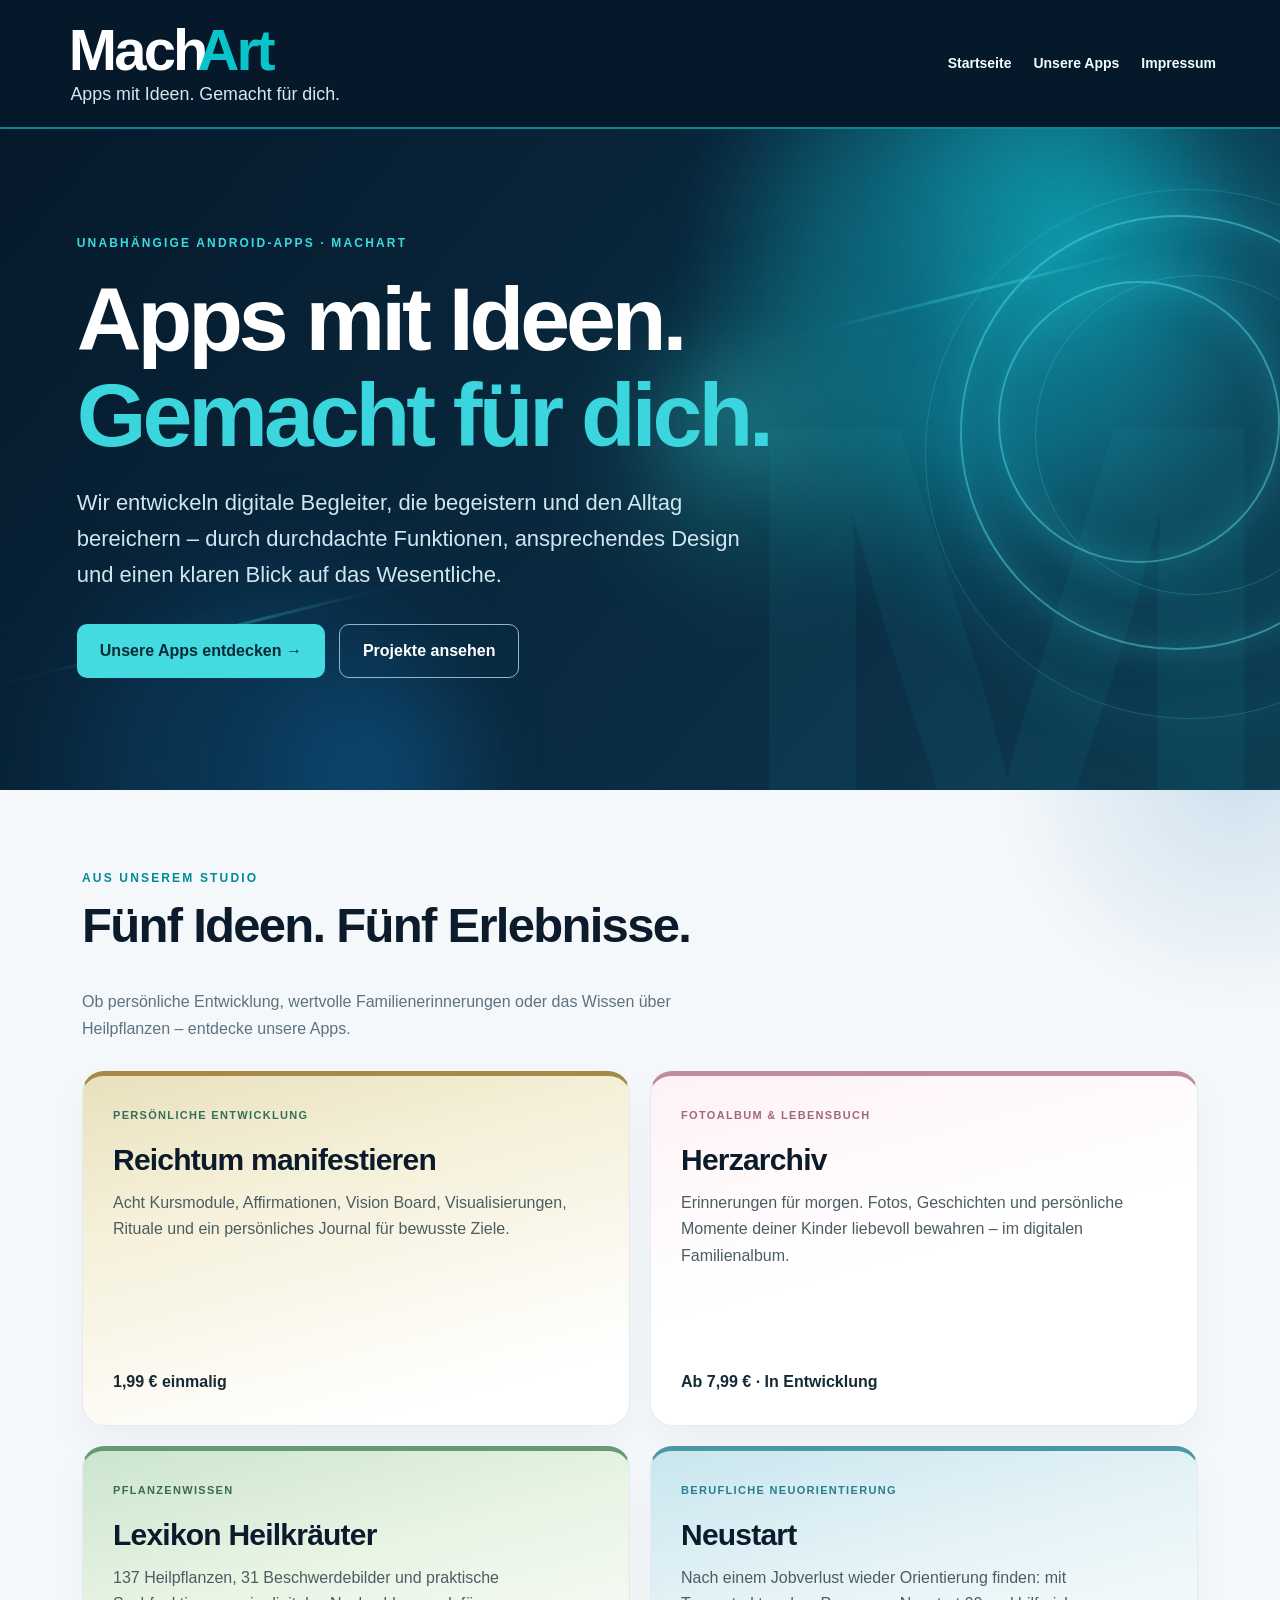
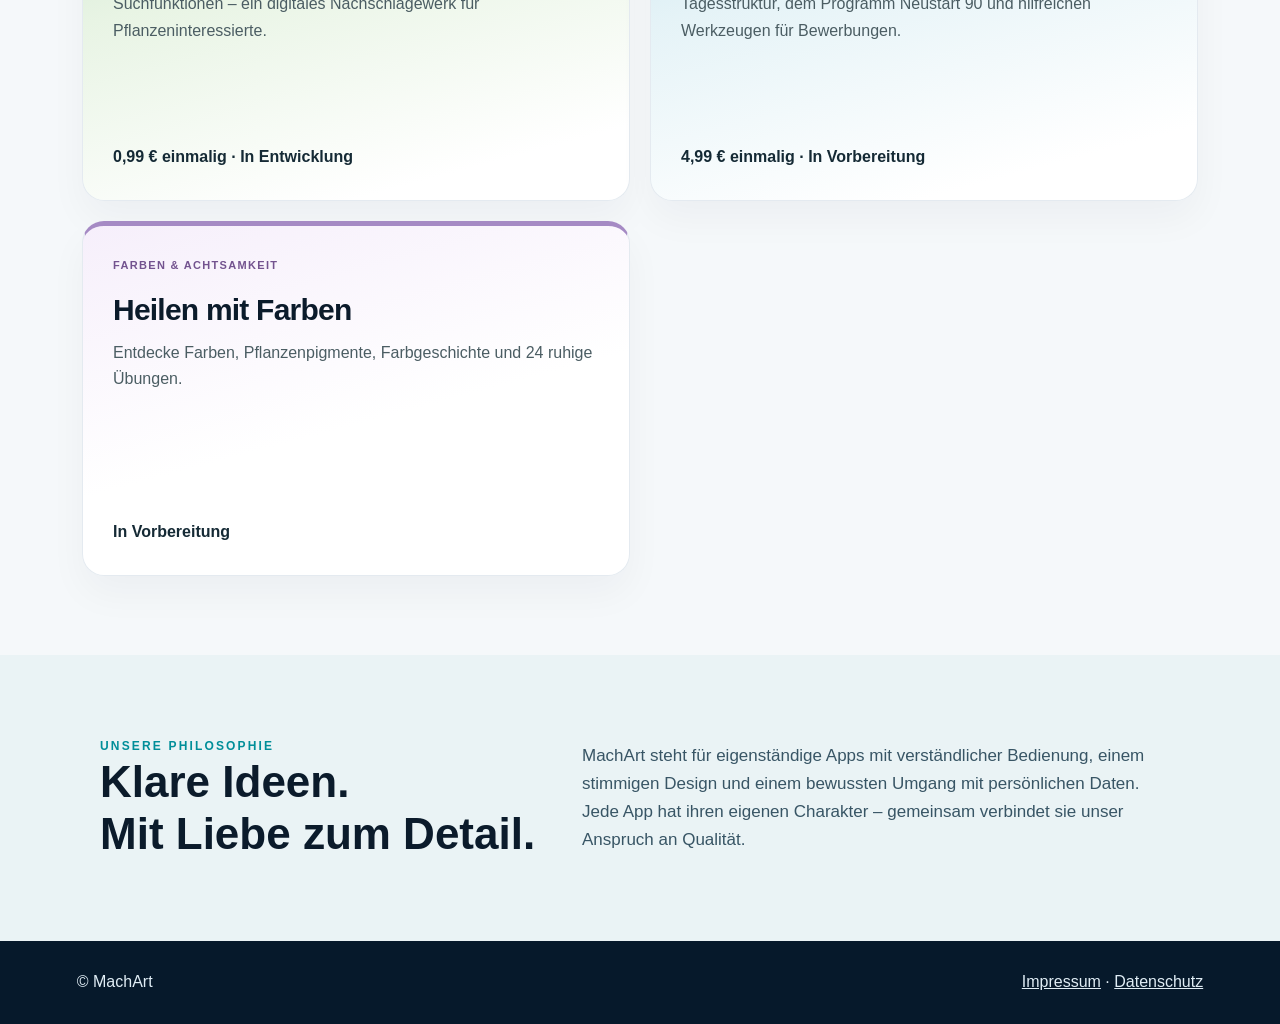
<file: index.html>
<!doctype html>
<html lang="de">
<head><meta charset="utf-8"><meta name="viewport" content="width=device-width, initial-scale=1">
<meta name="description" content="MachArt entwickelt eigenständige Android-Apps: Reichtum manifestieren, Herzarchiv Lexikon Heilkräuter, Neustart und Heilen mit Farben. Apps mit Ideen. Gemacht für dich.">
<title>MachArt – Apps mit Ideen. Gemacht für dich.</title>
<style>
:root{--navy:#06192b;--turquoise:#09c4cb;--ink:#0b1b2b;--muted:#5e7280}
*{box-sizing:border-box}body{margin:0;background:#f5f8fa;color:var(--ink);font-family:Segoe UI,Arial,sans-serif;line-height:1.65}a{color:inherit}
header{background:var(--navy);padding:16px max(5%,20px);display:flex;justify-content:space-between;align-items:center;gap:20px;flex-wrap:wrap;border-bottom:1px solid #124158}
.studio-brand{display:inline-flex;line-height:0}.studio-brand img{display:block;width:clamp(230px,25vw,308px);height:auto}
nav{display:flex;align-items:center;gap:22px;flex-wrap:wrap}nav a{color:#f3fcff;text-decoration:none;font-size:14px;font-weight:650}nav a:hover{text-decoration:underline}
.hero{background:radial-gradient(circle at 83% 24%,#126177 0%,transparent 33%),linear-gradient(130deg,#06192b,#0b3047 75%,#0d3d50);padding:105px max(6%,24px) 112px;color:white;position:relative;overflow:hidden}.hero-inner{max-width:1160px;margin:auto;position:relative;z-index:1}.eyebrow{color:#3bdae0;letter-spacing:.18em;font-weight:800;font-size:12px;text-transform:uppercase}.hero h1{font-size:clamp(48px,7vw,92px);line-height:1.07;letter-spacing:-.045em;margin:18px 0 21px;font-weight:780}.hero h1 span{color:#3bd6dd}.hero p{font-size:clamp(18px,2.4vw,22px);color:#d1e6ee;max-width:670px;margin:0 0 30px}.hero:after{content:'M';position:absolute;right:-10px;bottom:-210px;font-weight:900;font-size:min(64vw,680px);line-height:1;color:#20b5c0;opacity:.07;pointer-events:none}
.buttons{display:flex;flex-wrap:wrap;gap:14px}.btn{display:inline-flex;justify-content:center;align-items:center;border-radius:10px;padding:13px 23px;text-decoration:none;font-weight:800;transition:transform .15s}.btn:hover{transform:translateY(-2px)}.btn-primary{color:#062b35;background:#43dbe0}.btn-light{border:1px solid #8cb8c8;color:white}
.section{max-width:1160px;margin:auto;padding:79px 22px}.intro-row{display:flex;justify-content:space-between;align-items:end;gap:28px;margin-bottom:29px;flex-wrap:wrap}.section h2{font-size:clamp(32px,4.2vw,49px);letter-spacing:-.035em;line-height:1.15;margin:8px 0}.section-lead{color:var(--muted);max-width:610px;margin:0}
.apps{display:grid;grid-template-columns:repeat(2,minmax(0,1fr));gap:20px}.app{background:white;border:1px solid #e4eaf0;border-radius:22px;padding:30px;display:flex;flex-direction:column;min-height:355px;box-shadow:0 18px 38px #071e2b0a}.app .tag{font-size:11px;letter-spacing:.12em;font-weight:800;text-transform:uppercase}.app h3{font-size:clamp(24px,2.6vw,30px);line-height:1.2;letter-spacing:-.026em;margin:18px 0 12px}.app p{color:#4b5d63;margin:0 0 16px}.app .price{font-weight:800;margin-top:auto;padding-top:8px;margin-bottom:15px;color:#152a35}.apps>a.app{text-decoration:none;color:var(--ink);cursor:pointer}.apps>a.app:focus-visible{outline:3px solid #09c4cb;outline-offset:5px}.apps>a.app .price{margin-bottom:0}.app.green{border-top:5px solid #a58b48;background:linear-gradient(165deg,#e9e0bc 0%,#f5f0d9 32%,#fff 85%)}.app.green .tag{color:#31705b}.app.rose{border-top:5px solid #be8c9d;background:linear-gradient(165deg,#fef2f5,#fff 50%)}.app.rose .tag{color:#a3677b}.app.herbs{border-top:5px solid #679975;background:linear-gradient(165deg,#cce5cf 0%,#e8f4e4 35%,#fff 85%)}.app.herbs .tag{color:#386d46}.app.restart{border-top:5px solid #4c99a5;background:linear-gradient(165deg,#c9e6ee 0%,#e5f3f7 35%,#fff 85%)}.app.restart .tag{color:#277d91}.app.restart .app-mini-icon{position:absolute;top:24px;right:25px;width:76px;height:76px;object-fit:contain;border-radius:17px;box-shadow:0 9px 25px #0a35402b;pointer-events:none}.app.restart h3{max-width:none}
.mission{background:#eaf3f5;padding:70px 24px}.mission-inner{max-width:1080px;margin:auto;display:grid;grid-template-columns:.85fr 1.15fr;gap:40px;align-items:center}.mission h2{font-size:clamp(30px,4vw,44px);line-height:1.17;margin:0}.mission p{font-size:17px;color:#385565}
footer{background:var(--navy);color:#e0edf5;padding:28px 6%;display:flex;justify-content:space-between;flex-wrap:wrap;gap:20px}footer a{color:inherit}
@media(max-width:850px){.apps{grid-template-columns:1fr}.app{min-height:0}.mission-inner{grid-template-columns:1fr;gap:10px}.hero{padding-top:74px;padding-bottom:83px}}
@media(max-width:550px){header{padding:14px 5%;gap:12px}.studio-brand img{width:min(70vw,255px)}nav{gap:12px}nav a{font-size:13px}.section{padding:58px 20px}}

/* Sanfte, rein dekorative Lichtanimation im Titelbereich */
.hero{isolation:isolate}
.hero-inner{z-index:2}
.hero-lights{position:absolute;inset:0;z-index:0;pointer-events:none;overflow:hidden}
.hero-lights .glow,.hero-lights .beam,.hero-lights .particle{position:absolute;display:block;pointer-events:none}
.hero-lights .glow{border-radius:50%;filter:blur(52px);opacity:.55;animation:studio-float 13s ease-in-out infinite alternate}
.hero-lights .glow-1{width:370px;height:370px;right:4%;top:-80px;background:rgba(12,199,205,.25)}
.hero-lights .glow-2{width:310px;height:310px;left:6%;bottom:-150px;background:rgba(26,154,192,.19);animation-delay:-4s}
.hero-lights .glow-3{width:200px;height:200px;left:48%;top:27%;background:rgba(96,211,227,.12);animation-delay:-8s}
.hero-lights .beam{height:2px;width:min(620px,70vw);background:linear-gradient(90deg,transparent,rgba(69,224,232,.05),rgba(69,224,232,.67),rgba(69,224,232,.05),transparent);filter:drop-shadow(0 0 11px #27c9d2);opacity:.35;transform:rotate(-14deg);animation:studio-drift 16s ease-in-out infinite alternate}
.hero-lights .beam-1{top:24%;right:-4%}
.hero-lights .beam-2{top:76%;left:-8%;animation-delay:-7s;animation-duration:19s}
.hero-lights .particle{width:5px;height:5px;border-radius:50%;background:#b4f5f7;box-shadow:0 0 13px #4be4e9;opacity:0;animation:studio-rise 13s linear infinite}
.hero-lights .particle-1{left:12%;bottom:8%;animation-delay:-1s;animation-duration:14s}
.hero-lights .particle-2{left:29%;bottom:15%;animation-delay:-5s;animation-duration:18s}
.hero-lights .particle-3{left:46%;bottom:5%;animation-delay:-8s;animation-duration:15s}
.hero-lights .particle-4{left:64%;bottom:12%;animation-delay:-3s;animation-duration:20s}
.hero-lights .particle-5{left:81%;bottom:9%;animation-delay:-11s;animation-duration:16s}
.hero-lights .particle-6{left:92%;bottom:21%;animation-delay:-6s;animation-duration:19s}
@keyframes studio-float{from{transform:translate3d(-16px,12px,0) scale(.96)}to{transform:translate3d(22px,-30px,0) scale(1.1)}}
@keyframes studio-drift{from{transform:translate3d(-45px,20px,0) rotate(-14deg);opacity:.16}to{transform:translate3d(110px,-35px,0) rotate(-14deg);opacity:.58}}
@keyframes studio-rise{0%{transform:translate3d(0,0,0) scale(.65);opacity:0}15%{opacity:.7}80%{opacity:.42}100%{transform:translate3d(36px,-300px,0) scale(1);opacity:0}}
@media(max-width:650px){.hero-lights .glow{filter:blur(35px)}.hero-lights .beam{opacity:.24}.hero-lights .particle{width:4px;height:4px}}
@media(prefers-reduced-motion:reduce){.hero-lights .glow,.hero-lights .beam,.hero-lights .particle{animation:none!important}.hero-lights .particle{opacity:.15}.btn{transition:none}}

/* Deutlichere, weiterhin ruhige Premium-Lichtwelt */
.hero-lights .glow-1{width:470px;height:470px;background:rgba(11,211,226,.32);filter:blur(58px);opacity:.7}
.hero-lights .glow-2{width:370px;height:370px;background:rgba(20,140,225,.23);filter:blur(58px);opacity:.65}
.hero-lights .glow-3{width:270px;height:270px;background:rgba(53,238,222,.20);filter:blur(44px);opacity:.6}
.hero-lights .beam{height:3px;filter:drop-shadow(0 0 16px #30dce5);opacity:.57}
.hero-lights .beam-1{right:-1%;animation-duration:12s}
.hero-lights .beam-2{animation-duration:14s}
.hero-lights .particle{width:6px;height:6px;box-shadow:0 0 15px 3px rgba(62,230,234,.55)}
.hero-lights .particle-7{left:20%;bottom:19%;animation-delay:-9s;animation-duration:17s}
.hero-lights .particle-8{left:54%;bottom:5%;animation-delay:-14s;animation-duration:15s}
.hero-lights .particle-9{left:75%;bottom:18%;animation-delay:-2s;animation-duration:19s}
.hero-lights .particle-10{left:96%;bottom:7%;animation-delay:-12s;animation-duration:14s}
.hero-lights .light-ring{position:absolute;display:block;right:-175px;top:9%;width:530px;height:530px;border:1px solid rgba(71,231,236,.22);border-radius:50%;box-shadow:0 0 70px rgba(41,220,235,.10),inset 0 0 70px rgba(41,220,235,.06);animation:studio-pulse 7s ease-in-out infinite}
.hero-lights .ring-2{right:-75px;top:22%;width:320px;height:320px;border-color:rgba(91,234,237,.23);animation-delay:-3s}
@keyframes studio-pulse{0%,100%{transform:scale(.97);opacity:.27}50%{transform:scale(1.07);opacity:.95}}
@media(max-width:700px){.hero-lights .light-ring{right:-320px}}
@media(prefers-reduced-motion:reduce){.hero-lights .light-ring{animation:none!important}}
@media(max-width:650px){.hero-lights .glow-1{width:282px;height:282px}.hero-lights .glow-2{width:222px;height:222px}.hero-lights .glow-3{width:162px;height:162px}}.app.colors{border-top:5px solid #a58ac4;background:linear-gradient(165deg,#f6effb,#fff 55%)}.app.colors .tag{color:#73538f}</style><link rel="stylesheet" href="assets/kaiser-studio-effects.css"><link rel="stylesheet" href="assets/machart-interactions.css"></head>
<body>
<header><a class="studio-brand" href="index.html" aria-label="MachArt – Startseite"><img src="assets/machart-wortmarke.svg?v=2" alt="MachArt" width="308" height="75"></a><nav aria-label="Hauptnavigation"><a href="index.html">Startseite</a><a href="apps.html">Unsere Apps</a><a href="impressum.html">Impressum</a></nav></header>
<main><div class="hero"><div class="hero-lights" aria-hidden="true"><span class="glow glow-1"></span><span class="glow glow-2"></span><span class="glow glow-3"></span><span class="beam beam-1"></span><span class="beam beam-2"></span><span class="particle particle-1"></span><span class="particle particle-2"></span><span class="particle particle-3"></span><span class="particle particle-4"></span><span class="particle particle-5"></span><span class="particle particle-6"></span><span class="particle particle-7"></span><span class="particle particle-8"></span><span class="particle particle-9"></span><span class="particle particle-10"></span><span class="light-ring ring-1"></span><span class="light-ring ring-2"></span></div><div class="hero-inner"><div class="eyebrow">Unabhängige Android-Apps · MachArt</div><h1>Apps mit Ideen.<br><span>Gemacht für dich.</span></h1><p>Wir entwickeln digitale Begleiter, die begeistern und den Alltag bereichern – durch durchdachte Funktionen, ansprechendes Design und einen klaren Blick auf das Wesentliche.</p><div class="buttons"><a class="btn btn-primary" href="apps.html">Unsere Apps entdecken →</a><a class="btn btn-light" href="#projekte">Projekte ansehen</a></div></div></div>
<section id="projekte" class="section"><div class="intro-row"><div><div class="eyebrow" style="color:#008b97">Aus unserem Studio</div><h2>Fünf Ideen. Fünf Erlebnisse.</h2></div><p class="section-lead">Ob persönliche Entwicklung, wertvolle Familienerinnerungen oder das Wissen über Heilpflanzen – entdecke unsere Apps.</p></div>
<div class="apps">
<a class="app green" href="reichtum-manifestieren.html"><div class="tag">Persönliche Entwicklung</div><h3>Reichtum manifestieren</h3><p>Acht Kursmodule, Affirmationen, Vision Board, Visualisierungen, Rituale und ein persönliches Journal für bewusste Ziele.</p><div class="price">1,99 € einmalig</div></a>
<a class="app rose" href="herzarchiv.html"><div class="tag">Fotoalbum & Lebensbuch</div><h3>Herzarchiv</h3><p>Erinnerungen für morgen. Fotos, Geschichten und persönliche Momente deiner Kinder liebevoll bewahren – im digitalen Familienalbum.</p><div class="price">Ab 7,99 € · In Entwicklung</div></a>
<a class="app herbs" href="heilkraeuter.html"><div class="tag">Pflanzenwissen</div><h3>Lexikon Heilkräuter</h3><p>137 Heilpflanzen, 31 Beschwerdebilder und praktische Suchfunktionen – ein digitales Nachschlagewerk für Pflanzeninteressierte.</p><div class="price">0,99 € einmalig · In Entwicklung</div></a>
<a class="app restart" href="neustart.html"><div class="tag">Berufliche Neuorientierung</div><h3>Neustart</h3><p>Nach einem Jobverlust wieder Orientierung finden: mit Tagesstruktur, dem Programm Neustart 90 und hilfreichen Werkzeugen für Bewerbungen.</p><div class="price">4,99 € einmalig · In Vorbereitung</div></a>
<a class="app colors" href="heilen-mit-farben.html"><div class="tag">Farben &amp; Achtsamkeit</div><h3>Heilen mit Farben</h3><p>Entdecke Farben, Pflanzenpigmente, Farbgeschichte und 24 ruhige Übungen.</p><div class="price">In Vorbereitung</div></a></div></section>
<section class="mission"><div class="mission-inner"><div><div class="eyebrow" style="color:#008e99">Unsere Philosophie</div><h2>Klare Ideen.<br>Mit Liebe zum Detail.</h2></div><p>MachArt steht für eigenständige Apps mit verständlicher Bedienung, einem stimmigen Design und einem bewussten Umgang mit persönlichen Daten. Jede App hat ihren eigenen Charakter – gemeinsam verbindet sie unser Anspruch an Qualität.</p></div></section>
</main>
<footer><span>© MachArt</span><span><a href="impressum.html">Impressum</a> · <a href="datenschutz.html">Datenschutz</a></span></footer>
<script defer src="assets/kaiser-studio-effects.js"></script><script defer src="assets/machart-interactions.js"></script></body></html>
</file>
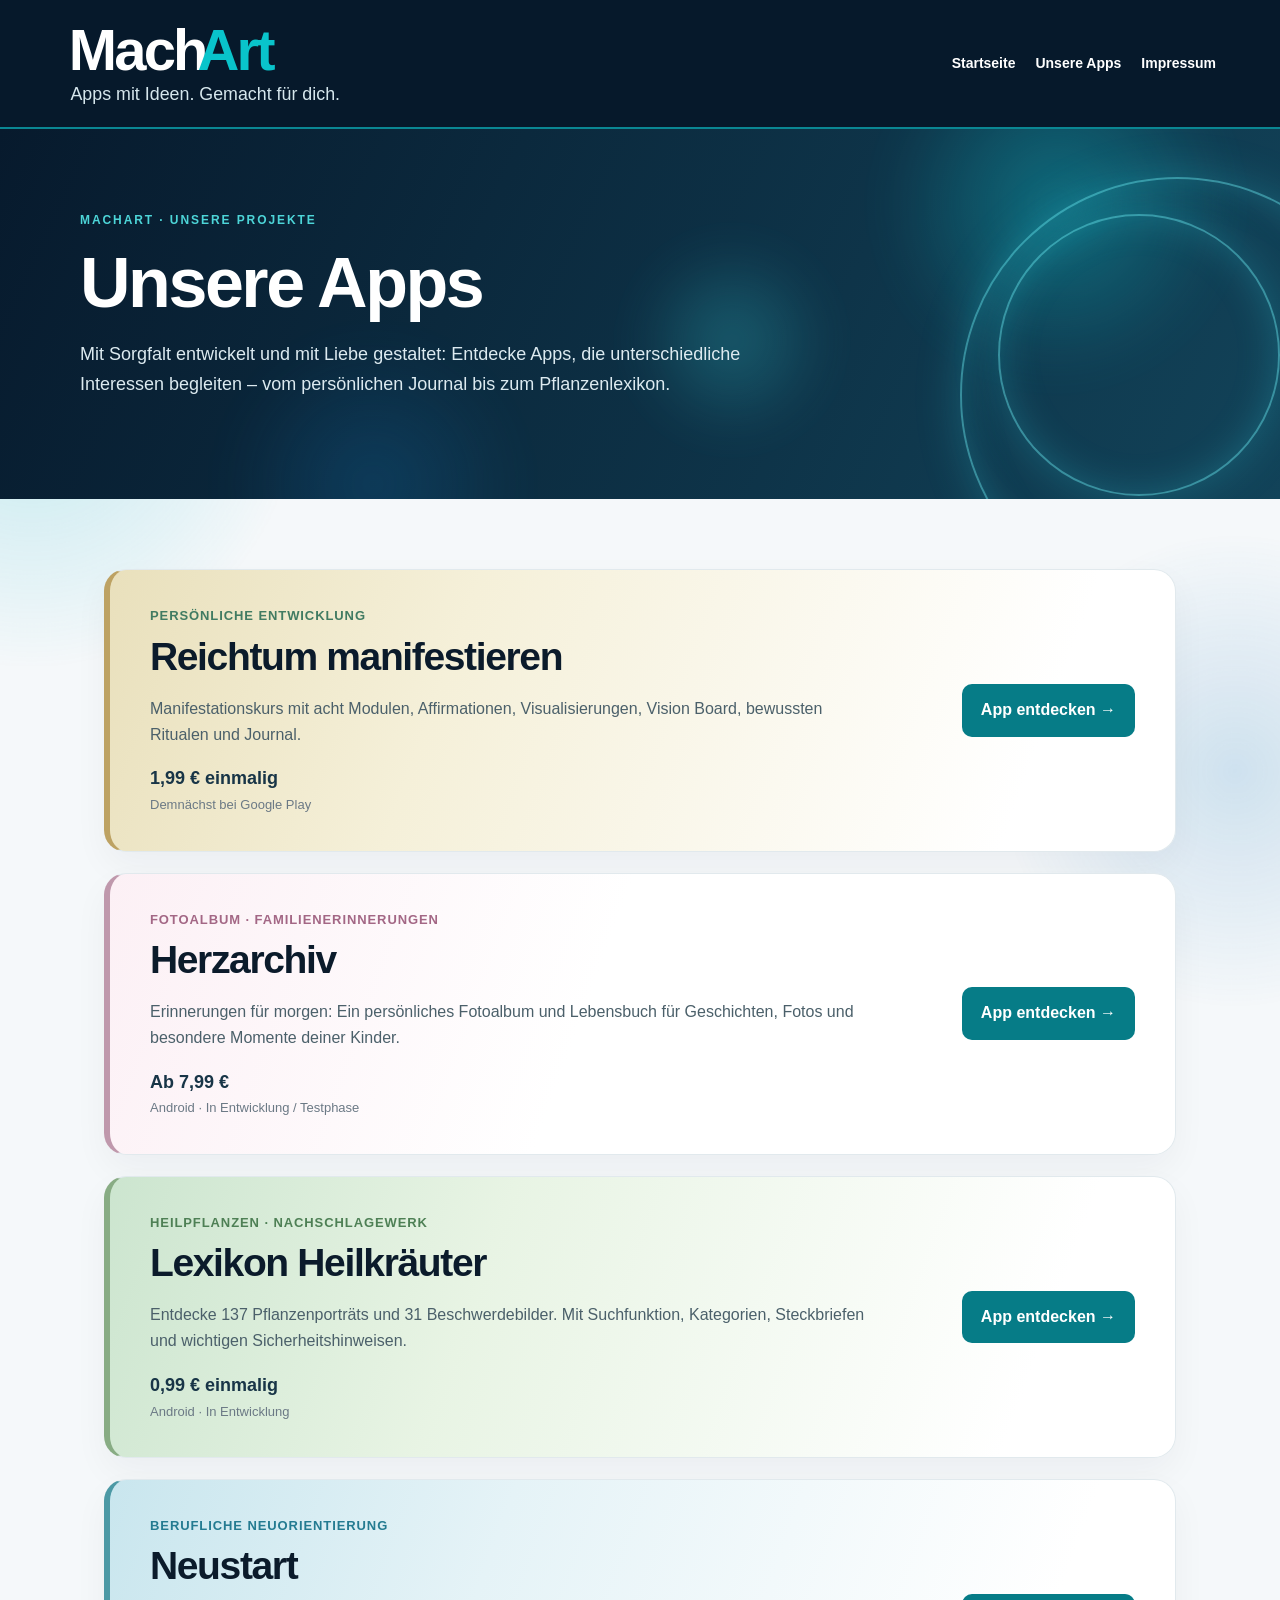
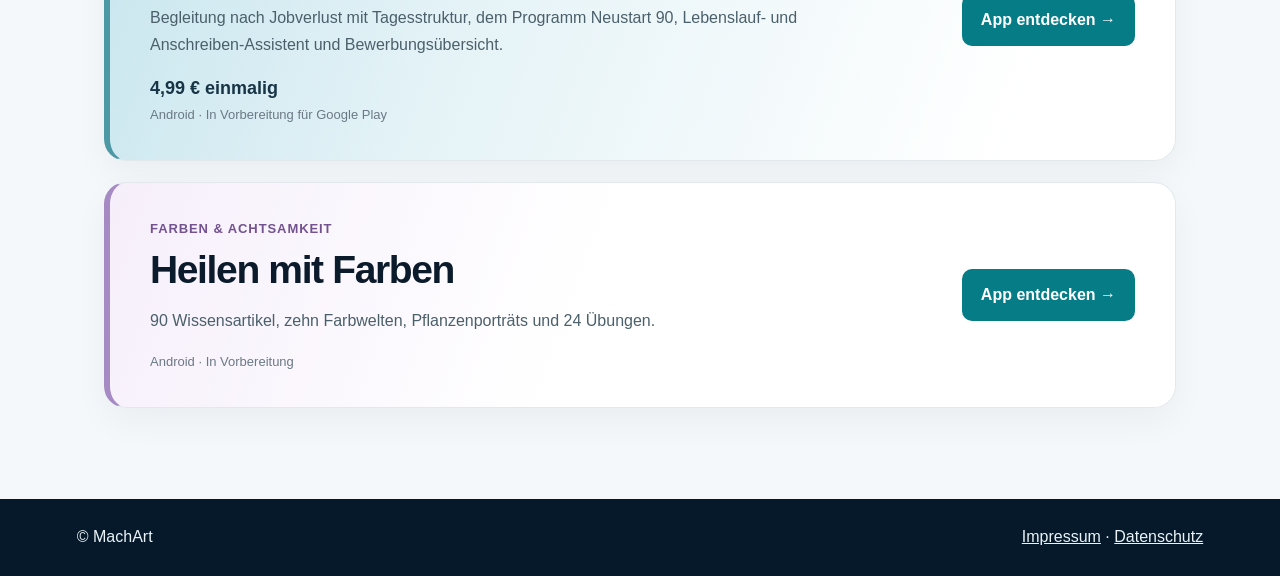
<file: apps.html>
<!doctype html>
<html lang="de"><head><meta charset="utf-8"><meta name="viewport" content="width=device-width,initial-scale=1">
<meta name="description" content="Alle Apps von MachArt: Reichtum manifestieren, Herzarchiv Lexikon Heilkräuter, Neustart und Heilen mit Farben.">
<title>Unsere Apps | MachArt</title>
<style>
:root{--navy:#06192b;--teal:#0cc5cb;--ink:#0b1b2b}*{box-sizing:border-box}body{margin:0;background:#f5f8fa;color:var(--ink);font-family:Segoe UI,Arial,sans-serif;line-height:1.65}
header{background:var(--navy);padding:16px max(5%,20px);display:flex;align-items:center;justify-content:space-between;gap:20px;flex-wrap:wrap}
.studio-brand{display:inline-flex;line-height:0}.studio-brand img{width:clamp(185px,22vw,245px);height:auto;display:block}nav{display:flex;gap:20px;flex-wrap:wrap}nav a{font-size:14px;color:#fff;text-decoration:none;font-weight:650}nav a:hover{text-decoration:underline}
.top{background:linear-gradient(115deg,#071a2d,#124359);color:#fff;padding:82px max(6%,24px)}.top-inner{max-width:1120px;margin:auto}.eyebrow{font-size:12px;text-transform:uppercase;letter-spacing:.16em;font-weight:800;color:#4dd5d8}.top h1{font-size:clamp(42px,6vw,70px);letter-spacing:-.035em;line-height:1.1;margin:14px 0}.top p{max-width:700px;color:#dceaf0;font-size:18px}
main{max-width:1120px;margin:0 auto;padding:70px 24px}.card{display:grid;grid-template-columns:minmax(0,1fr) auto;align-items:center;gap:28px;padding:35px 40px;margin-bottom:21px;background:white;border:1px solid #e1e9ed;border-radius:22px;box-shadow:0 14px 35px #071d2a0b}
.card h2{font-size:clamp(27px,3.2vw,39px);letter-spacing:-.035em;line-height:1.15;margin:8px 0 13px}.card p{max-width:720px;color:#4b606a}.card .meta{font-size:13px;font-weight:800;letter-spacing:.07em;text-transform:uppercase}.card .price{font-size:18px;font-weight:850;color:#183547}.card .status{color:#6b7985;font-size:13px}.card.wealth{border-left:6px solid #bda263;background:linear-gradient(110deg,#e9e0bc 0%,#f5f0d9 32%,#fff 85%)}.wealth .meta{color:#417b62}.card.heart{border-left:6px solid #bf98ac;background:linear-gradient(110deg,#fcf0f5,#fff 45%)}.heart .meta{color:#a36785}.card.herb{border-left:6px solid #88ac84;background:linear-gradient(110deg,#cce5cf 0%,#e8f4e4 35%,#fff 85%)}.herb .meta{color:#4e8055}.card.restart{border-left:6px solid #4c99a5;background:linear-gradient(110deg,#c9e6ee 0%,#e5f3f7 35%,#fff 85%)}.restart .meta{color:#247b91}
.button{display:inline-flex;justify-content:center;align-items:center;white-space:nowrap;background:#067c87;color:white;border-radius:10px;padding:13px 19px;font-weight:750;text-decoration:none}.button:hover{background:#065d69}
footer{background:var(--navy);color:#e9f3f7;padding:25px 6%;display:flex;justify-content:space-between;gap:16px;flex-wrap:wrap}footer a{color:inherit}
@media(max-width:700px){.top{padding:60px 22px}main{padding:42px 20px}.card{grid-template-columns:1fr;padding:27px 24px}.button{justify-self:start}}
@media(max-width:550px){header{padding:14px 5%;gap:12px}.studio-brand img{width:195px}nav{gap:12px}nav a{font-size:13px}}
.card.colors{border-left:6px solid #a58ac4;background:linear-gradient(110deg,#f6effb,#fff 45%)}.colors .meta{color:#73538f}</style><link rel="stylesheet" href="assets/kaiser-studio-effects.css"><link rel="stylesheet" href="assets/machart-interactions.css"></head><body>
<header><a class="studio-brand" href="index.html" aria-label="MachArt – Startseite"><img src="assets/machart-wortmarke.svg?v=2" alt="MachArt" width="245" height="66"></a><nav aria-label="Hauptnavigation"><a href="index.html">Startseite</a><a href="apps.html">Unsere Apps</a><a href="impressum.html">Impressum</a></nav></header>
<section class="top"><div class="top-inner"><div class="eyebrow">MachArt · Unsere Projekte</div><h1>Unsere Apps</h1><p>Mit Sorgfalt entwickelt und mit Liebe gestaltet: Entdecke Apps, die unterschiedliche Interessen begleiten – vom persönlichen Journal bis zum Pflanzenlexikon.</p></div></section>
<main>
<article class="card wealth"><div><div class="meta">Persönliche Entwicklung</div><h2>Reichtum manifestieren</h2><p>Manifestationskurs mit acht Modulen, Affirmationen, Visualisierungen, Vision Board, bewussten Ritualen und Journal.</p><div class="price">1,99 € einmalig</div><div class="status">Demnächst bei Google Play</div></div><a class="button" href="reichtum-manifestieren.html">App entdecken →</a></article>
<article class="card heart"><div><div class="meta">Fotoalbum · Familienerinnerungen</div><h2>Herzarchiv</h2><p>Erinnerungen für morgen: Ein persönliches Fotoalbum und Lebensbuch für Geschichten, Fotos und besondere Momente deiner Kinder.</p><div class="price">Ab 7,99 €</div><div class="status">Android · In Entwicklung / Testphase</div></div><a class="button" href="herzarchiv.html">App entdecken →</a></article>
<article class="card herb"><div><div class="meta">Heilpflanzen · Nachschlagewerk</div><h2>Lexikon Heilkräuter</h2><p>Entdecke 137 Pflanzenporträts und 31 Beschwerdebilder. Mit Suchfunktion, Kategorien, Steckbriefen und wichtigen Sicherheitshinweisen.</p><div class="price">0,99 € einmalig</div><div class="status">Android · In Entwicklung</div></div><a class="button" href="heilkraeuter.html">App entdecken →</a></article>
<article class="card restart"><div><div class="meta">Berufliche Neuorientierung</div><h2>Neustart</h2><p>Begleitung nach Jobverlust mit Tagesstruktur, dem Programm Neustart 90, Lebenslauf- und Anschreiben-Assistent und Bewerbungsübersicht.</p><div class="price">4,99 € einmalig</div><div class="status">Android · In Vorbereitung für Google Play</div></div><a class="button" href="neustart.html">App entdecken →</a></article>
<article class="card colors"><div><div class="meta">Farben &amp; Achtsamkeit</div><h2>Heilen mit Farben</h2><p>90 Wissensartikel, zehn Farbwelten, Pflanzenporträts und 24 Übungen.</p><div class="status">Android · In Vorbereitung</div></div><a class="button" href="heilen-mit-farben.html">App entdecken →</a></article></main><footer><span>© MachArt</span><span><a href="impressum.html">Impressum</a> · <a href="datenschutz.html">Datenschutz</a></span></footer>
<script defer src="assets/kaiser-studio-effects.js"></script><script defer src="assets/machart-interactions.js"></script></body></html>
</file>
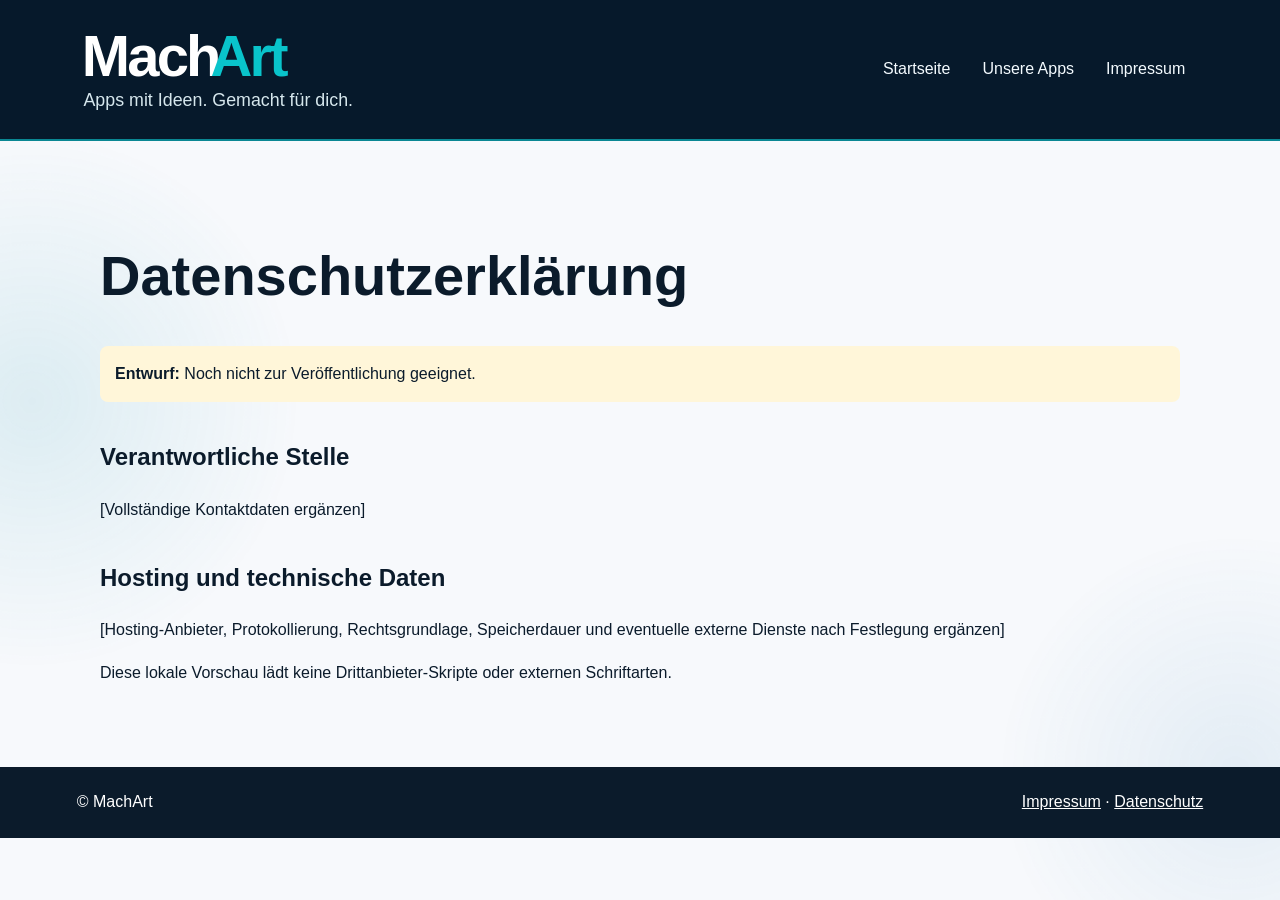
<file: datenschutz.html>
<!doctype html><html lang="de"><head><meta charset="utf-8"><meta name="viewport" content="width=device-width,initial-scale=1"><title>Datenschutz | MachArt</title><style>body{margin:0;font-family:Segoe UI,Arial,sans-serif;background:#f7f9fc;color:#0b1b2b;line-height:1.65}header,footer{padding:22px 6%;display:flex;justify-content:space-between;gap:20px;flex-wrap:wrap}header{background:#fff}header a{text-decoration:none;color:#0b1b2b;margin-right:18px}.logo{font-size:24px;font-weight:800}.logo span{color:#009fa8}main{max-width:1080px;margin:0 auto;padding:65px 6%}h1{font-size:clamp(34px,5vw,56px);line-height:1.15}h2{margin-top:35px}.card{background:white;padding:28px;border-radius:18px;box-shadow:0 12px 40px #0b1b2b12}.button{display:inline-block;color:white;background:#009fa8;padding:13px 22px;border-radius:10px;text-decoration:none;font-weight:700}footer{background:#0b1b2b;color:white}footer a{color:white}.wealth{background:#064b39;color:#f9f0d5;padding:48px;border-radius:20px}.wealth h1,.wealth h2{font-family:Georgia,serif}.gold{color:#e2bb67}.features{display:grid;grid-template-columns:repeat(auto-fit,minmax(230px,1fr));gap:15px}.features div{padding:20px;border:1px solid #c7b886;border-radius:12px}.note{background:#fff6d9;padding:15px;border-radius:8px}details{background:#fff;padding:15px;margin-bottom:8px;border-radius:8px}
/* MachArt Brand Header */
header{background:#06192b!important;align-items:center;min-height:94px}
header nav a,header a:not(.studio-brand){color:#f4fbff!important}
header nav a:hover{text-decoration:underline}
header .studio-brand{display:inline-flex;align-items:center;text-decoration:none;line-height:0;margin:0}
header .studio-brand img{display:block;width:clamp(184px,23vw,245px);height:auto;max-width:100%}
header nav{display:flex;flex-wrap:wrap;align-items:center;gap:14px}
@media(max-width:550px){header{padding:14px 5%!important;gap:12px}header .studio-brand img{width:195px}header nav{gap:12px}header nav a{font-size:13px}}
</style><link rel="stylesheet" href="assets/kaiser-studio-effects.css"><link rel="stylesheet" href="assets/machart-interactions.css"></head><body><header><a class="studio-brand" href="index.html" aria-label="MachArt – Startseite"><img src="assets/machart-wortmarke.svg?v=2" alt="MachArt" width="224" height="60"></a><nav><a href="index.html">Startseite</a><a href="apps.html">Unsere Apps</a><a href="impressum.html">Impressum</a></nav></header><main><h1>Datenschutzerklärung</h1><p class="note"><strong>Entwurf:</strong> Noch nicht zur Veröffentlichung geeignet.</p><h2>Verantwortliche Stelle</h2><p>[Vollständige Kontaktdaten ergänzen]</p><h2>Hosting und technische Daten</h2><p>[Hosting-Anbieter, Protokollierung, Rechtsgrundlage, Speicherdauer und eventuelle externe Dienste nach Festlegung ergänzen]</p><p>Diese lokale Vorschau lädt keine Drittanbieter-Skripte oder externen Schriftarten.</p></main><footer>© MachArt <span><a href="impressum.html">Impressum</a> · <a href="datenschutz.html">Datenschutz</a></span></footer><script defer src="assets/kaiser-studio-effects.js"></script><script defer src="assets/machart-interactions.js"></script></body></html>
</file>
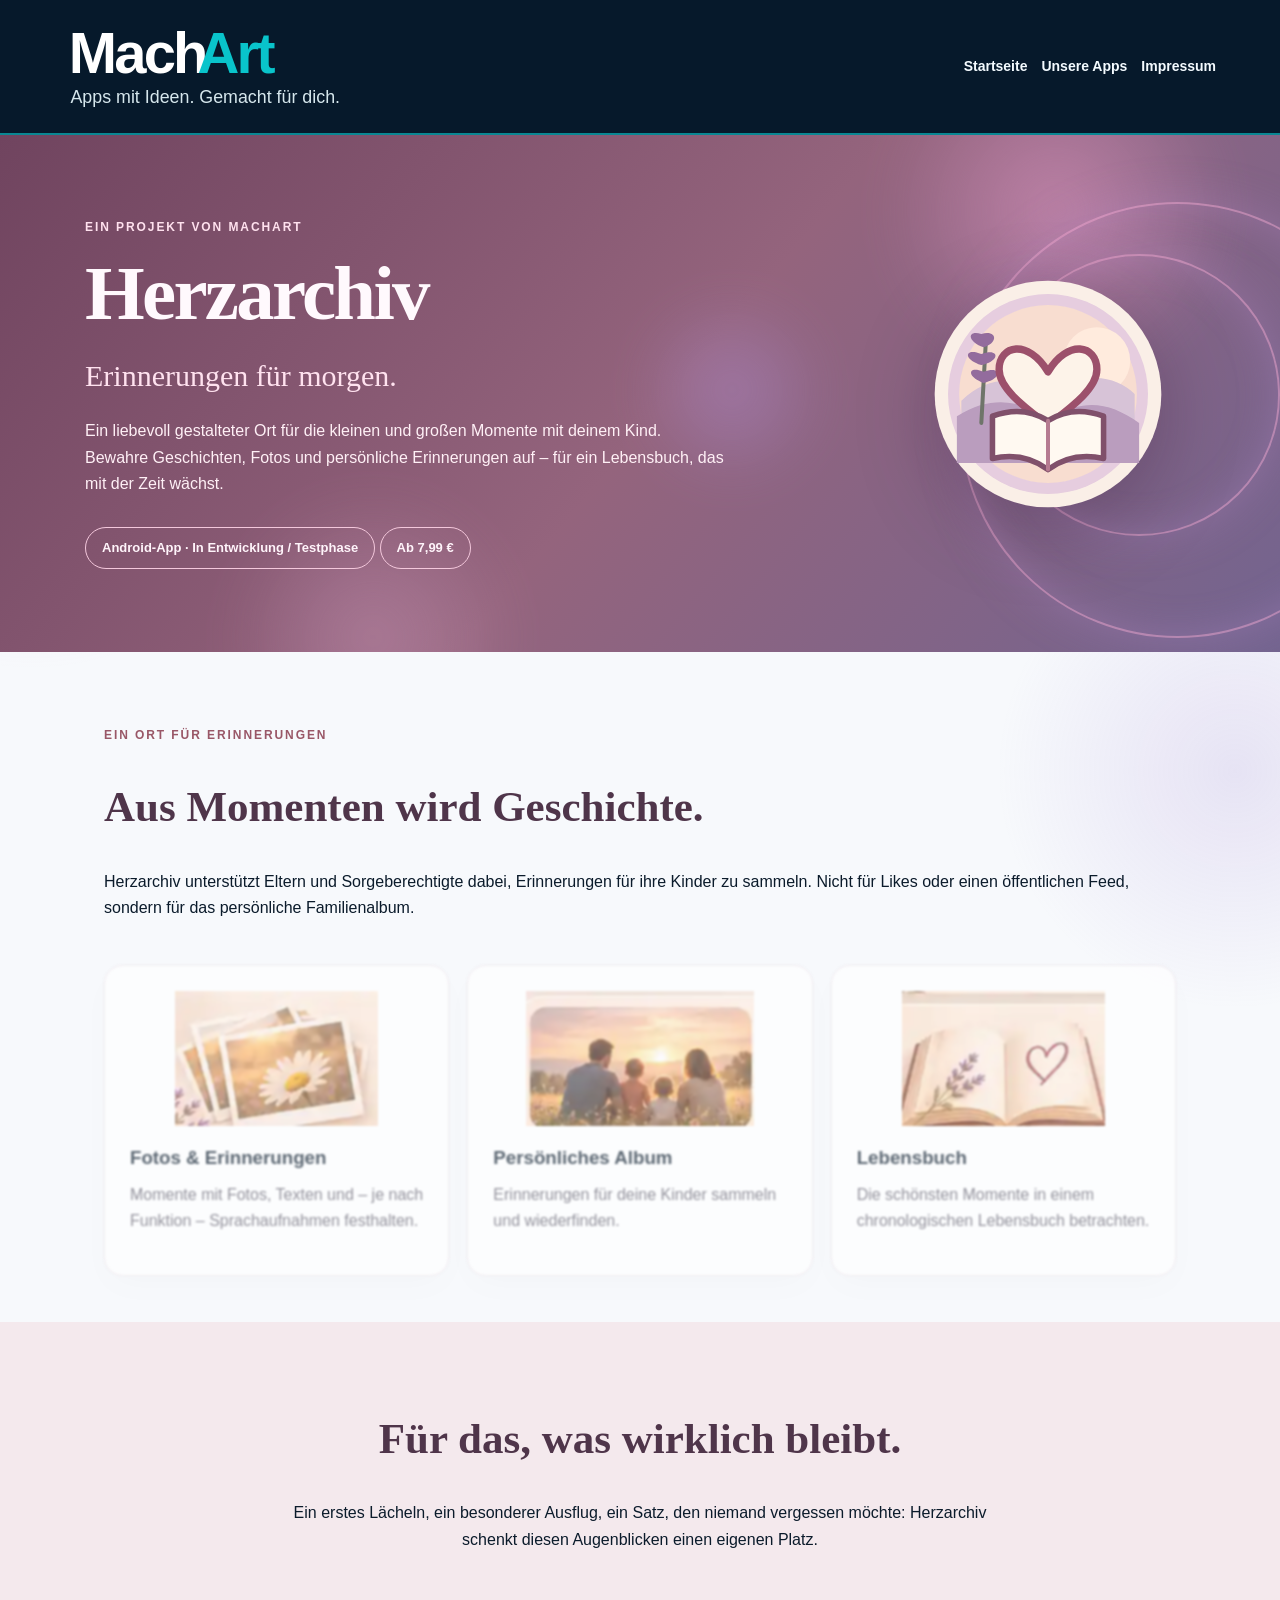
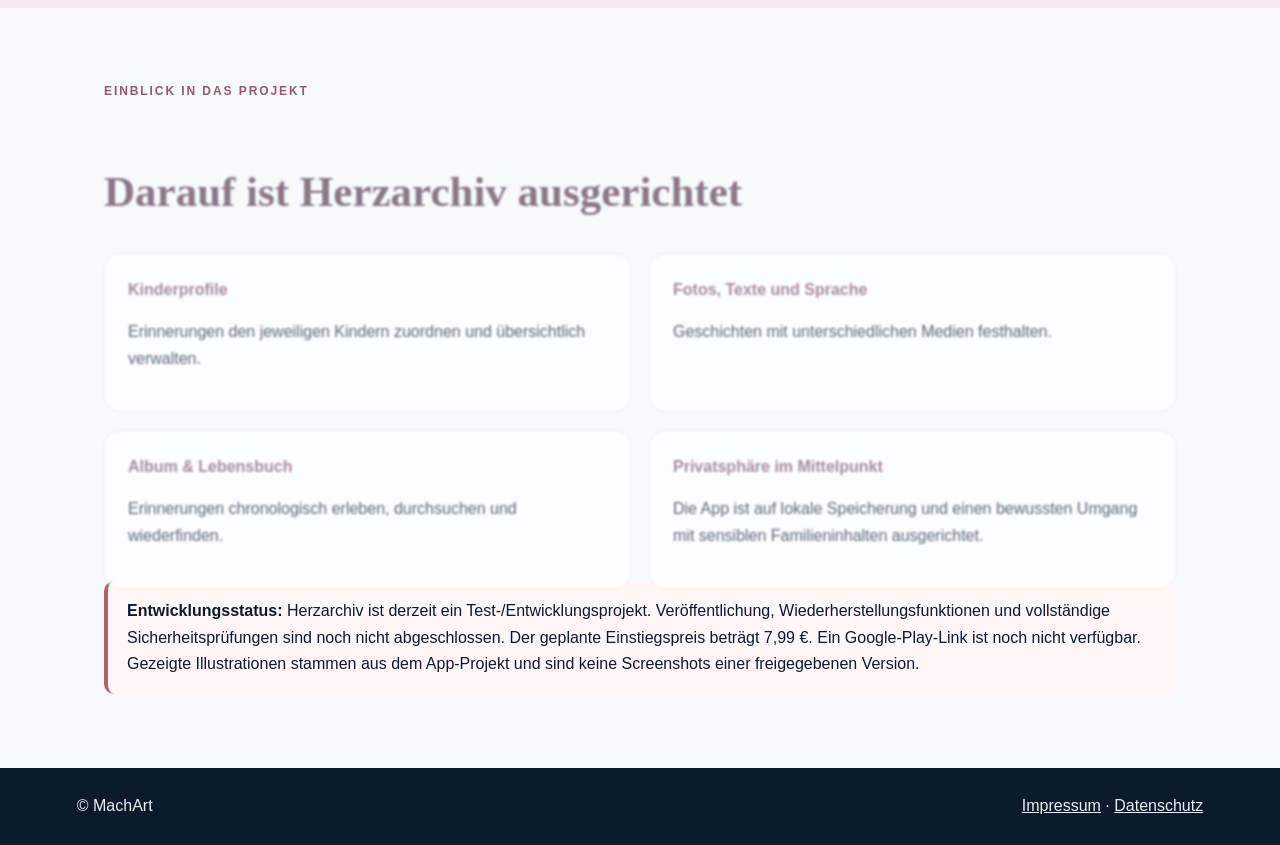
<file: foto-app.html>
<!doctype html><html lang="de"><head><meta charset="utf-8"><meta http-equiv="refresh" content="0; url=herzarchiv.html"><meta name="viewport" content="width=device-width,initial-scale=1"><title>Weiterleitung zu Herzarchiv | MachArt</title></head><body><p>Die Fotoalbum-App heißt jetzt <a href="herzarchiv.html">Herzarchiv – Erinnerungen für morgen</a>.</p></body></html>
</file>
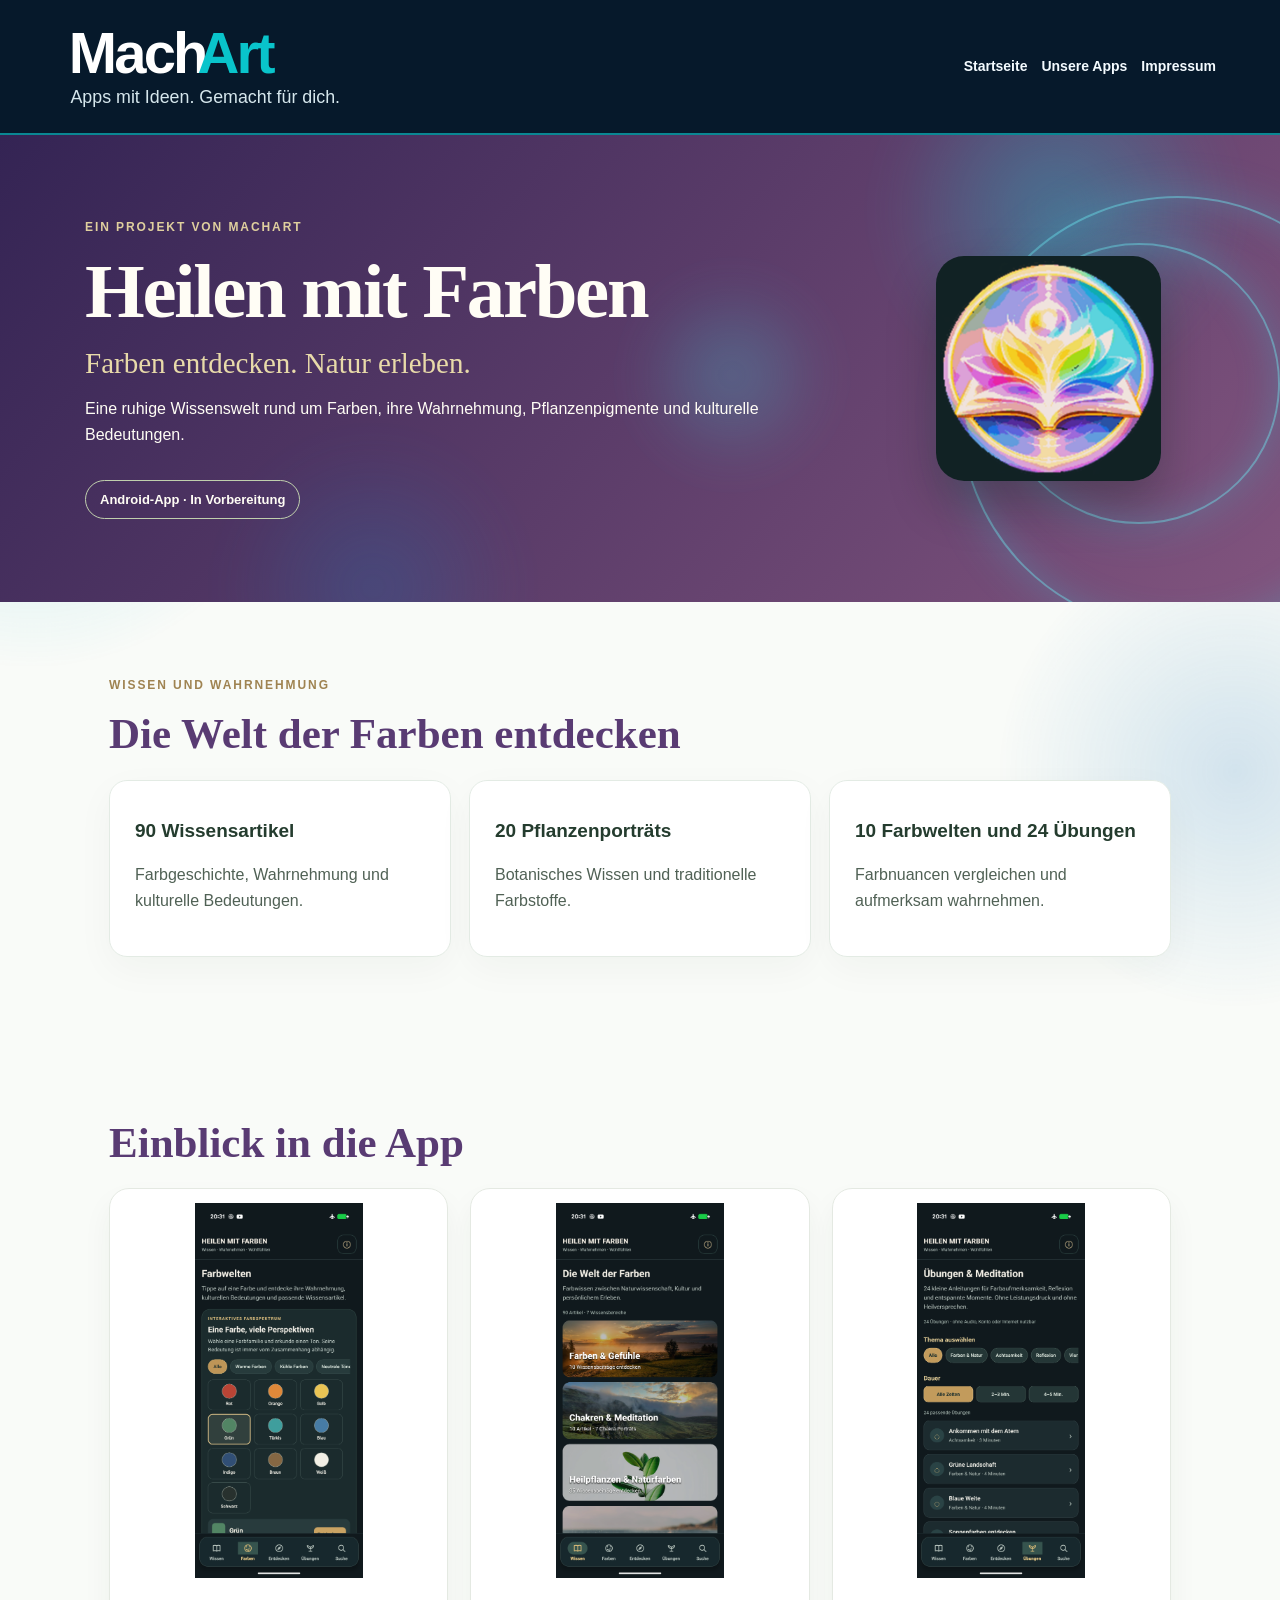
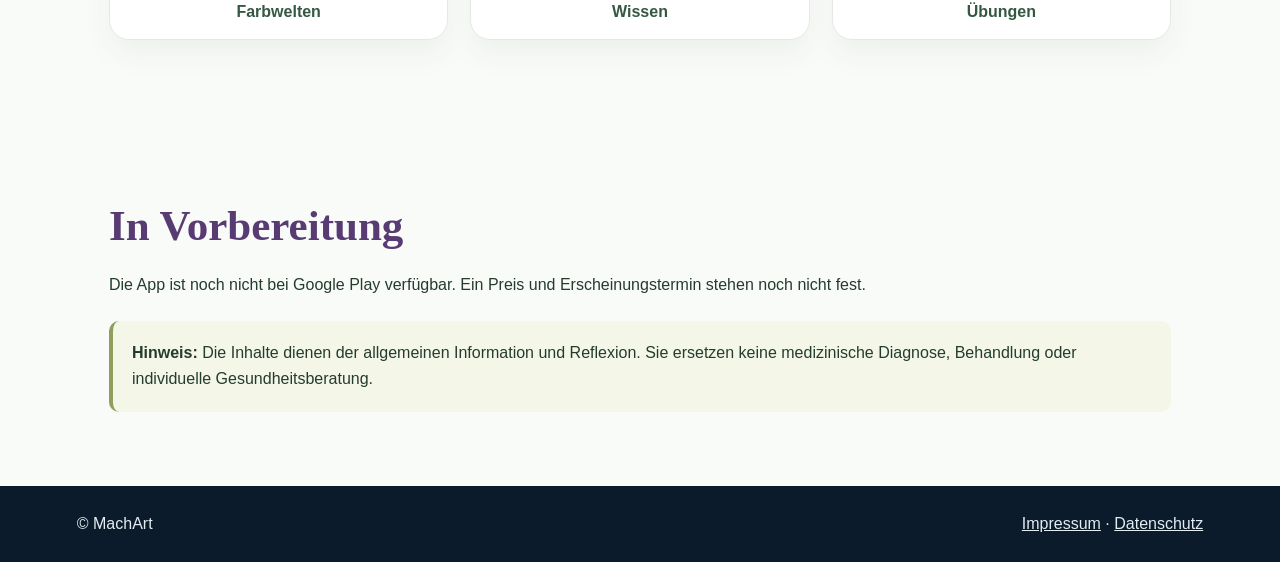
<file: heilen-mit-farben.html>
<!doctype html>
<html lang="de">
<head>
<meta charset="utf-8"><meta name="viewport" content="width=device-width,initial-scale=1">
<meta name="description" content="Heilen mit Farben: Farbwelten, Pflanzenpigmente, Farbgeschichte und Achtsamkeitsübungen.">
<title>Heilen mit Farben | MachArt</title>
<style>
:root{--navy:#0b1b2b;--teal:#009fa8;--forest:#174b36;--green:#276d4e;--cream:#faf9f1;--gold:#d4bb79}
*{box-sizing:border-box}body{margin:0;background:#f9fbf8;color:#243c2e;font-family:Segoe UI,Arial,sans-serif;line-height:1.65}a{color:inherit}header{background:white;padding:19px max(5%,20px);display:flex;align-items:center;justify-content:space-between;flex-wrap:wrap;gap:20px;border-bottom:1px solid #e7ebe9}.brand{font-size:23px;text-decoration:none;color:var(--navy);font-weight:800}.brand span{color:var(--teal)}nav{display:flex;flex-wrap:wrap;gap:18px}nav a{text-decoration:none;color:var(--navy);font-size:14px;font-weight:600}nav a:hover{text-decoration:underline}
.hero{background:linear-gradient(130deg,#342454,#81547e);color:#fffdf5;padding:83px max(6%,20px)}.hero-inner{max-width:1110px;margin:auto;display:grid;grid-template-columns:1fr;align-items:center;gap:35px}.hero h1{font:700 clamp(42px,6vw,77px)/1.08 Georgia,serif;letter-spacing:-.03em;margin:13px 0}.hero p{max-width:690px}.hero-icon{width:min(100%,245px);border-radius:27px;box-shadow:0 20px 55px #061c123d;justify-self:center}
.eyebrow{text-transform:uppercase;letter-spacing:.16em;font-weight:800;font-size:12px;color:#9f8351}.hero .eyebrow{color:#dfcf9e}.lead{font:normal clamp(20px,2.7vw,29px) Georgia,serif;color:#e8daa9;margin:0 0 16px}.pill{display:inline-block;border:1px solid #c0cfad;border-radius:30px;padding:8px 14px;font-weight:700;font-size:13px;margin-top:15px}
.content{max-width:1110px;padding:74px 24px;margin:auto}h2{font:700 clamp(30px,4vw,43px)/1.2 Georgia,serif;color:#593b73;margin:12px 0 20px}h3{margin:9px 0;font-size:19px}.intro{max-width:780px}.features{display:grid;grid-template-columns:repeat(3,minmax(0,1fr));gap:18px}.feature{background:#fff;border:1px solid #e3ebe4;padding:25px;border-radius:18px;box-shadow:0 12px 38px #122e1c0a}.feature p{color:#506155}
.band{background:#edf3e9;padding:55px 24px;text-align:center}.band p{max-width:750px;margin:auto}.screens{display:grid;grid-template-columns:repeat(3,minmax(0,1fr));gap:22px;align-items:start}.screens figure{margin:0;padding:14px;background:#fff;border:1px solid #e4e9e2;border-radius:20px;box-shadow:0 15px 30px #183b220d}.screens img{width:100%;height:375px;object-fit:contain;border-radius:12px}.screens figcaption{text-align:center;font-weight:700;margin-top:12px;color:#345842}
.notice{border-left:4px solid #8d9e5d;background:#f4f6e7;border-radius:10px;padding:19px;margin-top:23px}.status{display:inline-block;background:#dfeadd;border:1px solid #a6c09d;border-radius:9px;padding:9px 16px;font-weight:700;margin-top:15px}
footer{background:var(--navy);color:#e2ecf1;padding:25px 6%;display:flex;justify-content:space-between;gap:20px;flex-wrap:wrap}footer a{color:inherit}
@media(max-width:760px){.hero{padding:55px 22px}.hero-inner{grid-template-columns:1fr}.hero-icon{grid-row:1;width:150px;justify-self:start}.features,.screens{grid-template-columns:1fr}.content{padding:51px 22px}.screens img{height:340px}}

/* MachArt Brand Header */
header{background:#06192b!important;align-items:center;min-height:94px}
header nav a,header a:not(.studio-brand){color:#f4fbff!important}
header nav a:hover{text-decoration:underline}
header .studio-brand{display:inline-flex;align-items:center;text-decoration:none;line-height:0;margin:0}
header .studio-brand img{display:block;width:clamp(184px,23vw,245px);height:auto;max-width:100%}
header nav{display:flex;flex-wrap:wrap;align-items:center;gap:14px}
@media(max-width:550px){header{padding:14px 5%!important;gap:12px}header .studio-brand img{width:195px}header nav{gap:12px}header nav a{font-size:13px}}

/* App-Logo im Titelbereich neben dem Text */
.hero-inner{grid-template-columns:minmax(0,1.45fr) minmax(180px,.55fr);gap:42px}.hero .hero-app-logo{width:min(100%,225px);height:auto;aspect-ratio:1;object-fit:contain;border-radius:28px;box-shadow:0 22px 48px rgba(4,28,17,.28);justify-self:center}@media(max-width:760px){.hero-inner{grid-template-columns:1fr}.hero .hero-app-logo{grid-row:1;width:142px;justify-self:start}}
</style>
<link rel="stylesheet" href="assets/kaiser-studio-effects.css"><link rel="stylesheet" href="assets/machart-interactions.css"></head><body>
<header><a class="studio-brand" href="index.html" aria-label="MachArt – Startseite"><img src="assets/machart-wortmarke.svg?v=2" alt="MachArt" width="224" height="60"></a><nav aria-label="Hauptnavigation"><a href="index.html">Startseite</a><a href="apps.html">Unsere Apps</a><a href="impressum.html">Impressum</a></nav></header>
<main><section class="hero"><div class="hero-inner"><div><div class="eyebrow">Ein Projekt von MachArt</div><h1>Heilen mit Farben</h1><div class="lead">Farben entdecken. Natur erleben.</div><p>Eine ruhige Wissenswelt rund um Farben, ihre Wahrnehmung, Pflanzenpigmente und kulturelle Bedeutungen.</p><span class="pill">Android-App · In Vorbereitung</span></div><img class="hero-app-logo" src="assets/farben-icon.png" alt="App-Icon Heilen mit Farben" width="225" height="225"></div></section><section class="content"><div class="eyebrow">Wissen und Wahrnehmung</div><h2>Die Welt der Farben entdecken</h2><div class="features"><article class="feature"><h3>90 Wissensartikel</h3><p>Farbgeschichte, Wahrnehmung und kulturelle Bedeutungen.</p></article><article class="feature"><h3>20 Pflanzenporträts</h3><p>Botanisches Wissen und traditionelle Farbstoffe.</p></article><article class="feature"><h3>10 Farbwelten und 24 Übungen</h3><p>Farbnuancen vergleichen und aufmerksam wahrnehmen.</p></article></div></section><section class="content"><h2>Einblick in die App</h2><div class="screens"><figure><img loading="lazy" src="assets/farben-farben.png" alt="App-Ansicht Farben"><figcaption>Farbwelten</figcaption></figure><figure><img loading="lazy" src="assets/farben-wissen.png" alt="App-Ansicht Wissen"><figcaption>Wissen</figcaption></figure><figure><img loading="lazy" src="assets/farben-uebungen.png" alt="App-Ansicht Übungen"><figcaption>Übungen</figcaption></figure></div></section><section class="content"><h2>In Vorbereitung</h2><p>Die App ist noch nicht bei Google Play verfügbar. Ein Preis und Erscheinungstermin stehen noch nicht fest.</p><div class="notice"><strong>Hinweis:</strong> Die Inhalte dienen der allgemeinen Information und Reflexion. Sie ersetzen keine medizinische Diagnose, Behandlung oder individuelle Gesundheitsberatung.</div></section></main>
<footer><span>© MachArt</span><span><a href="impressum.html">Impressum</a> · <a href="datenschutz.html">Datenschutz</a></span></footer>
<script defer src="assets/kaiser-studio-effects.js"></script><script defer src="assets/machart-interactions.js"></script></body></html>
</file>
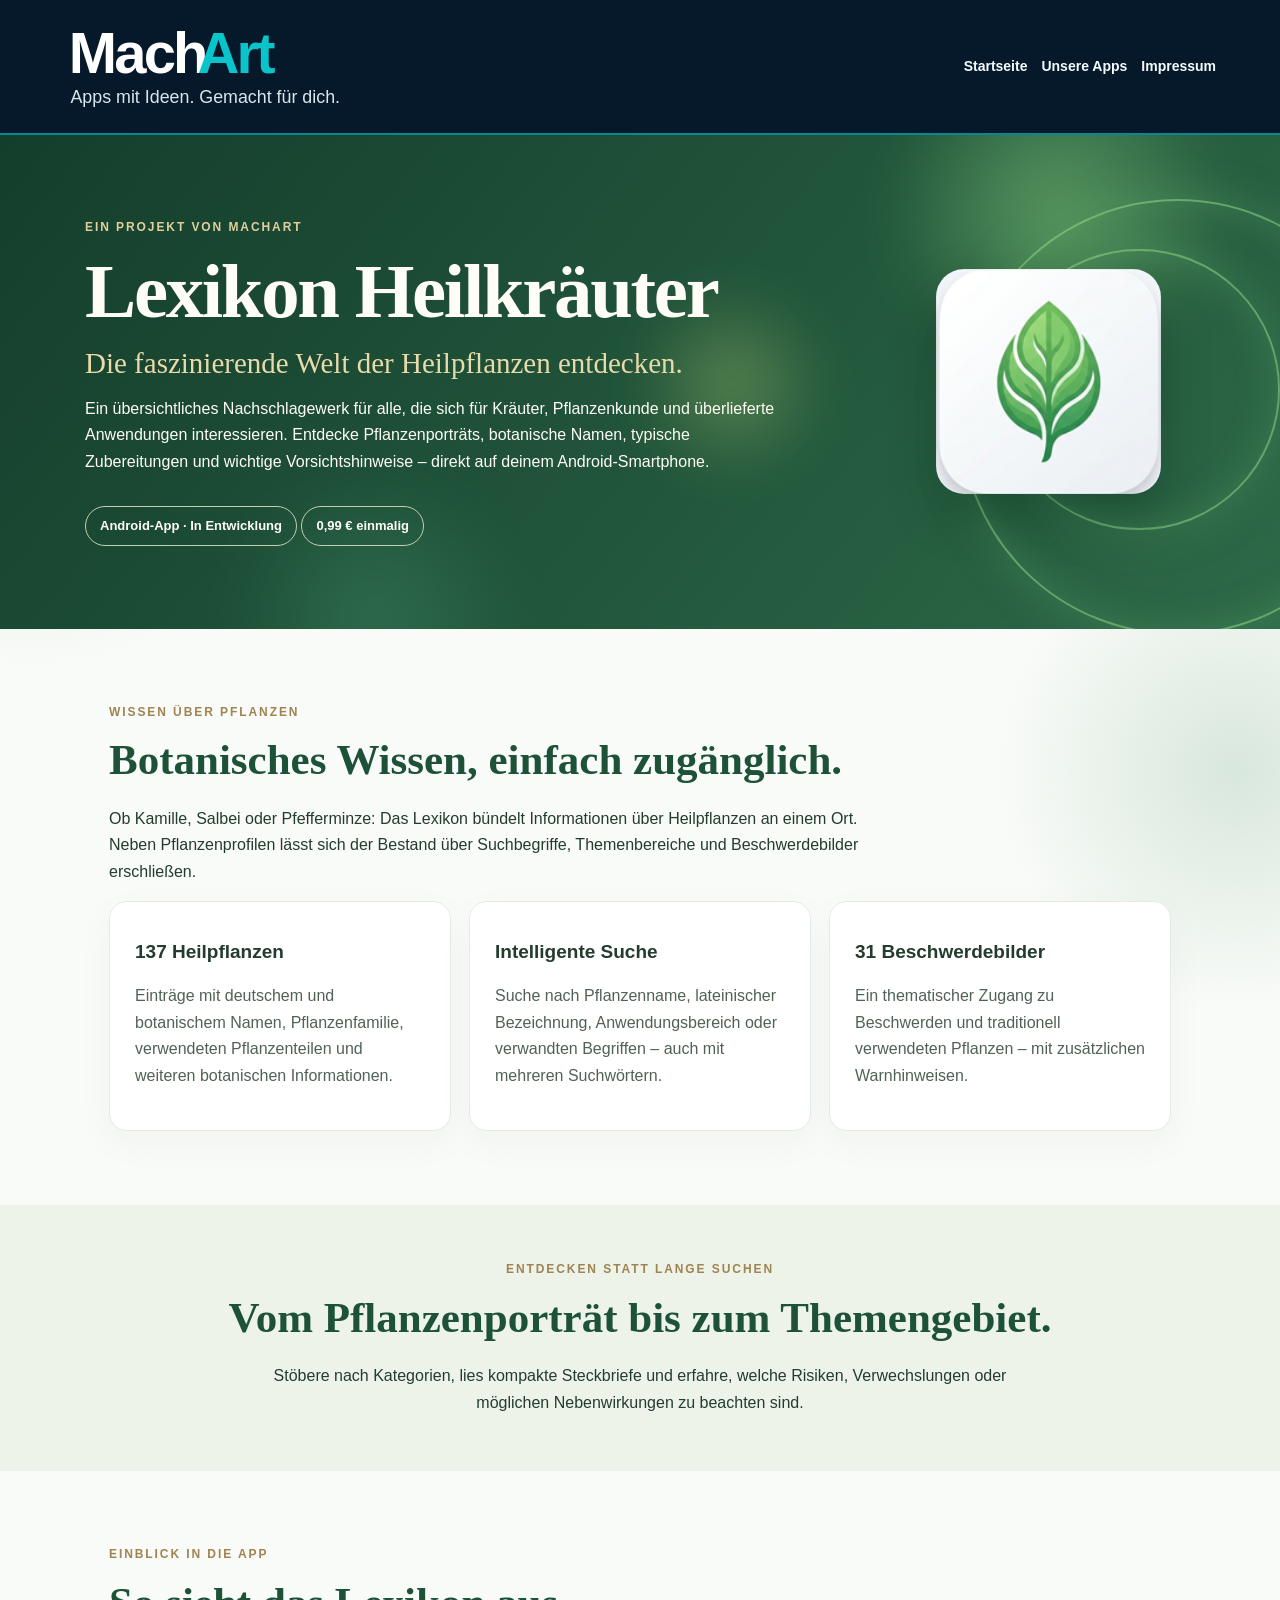
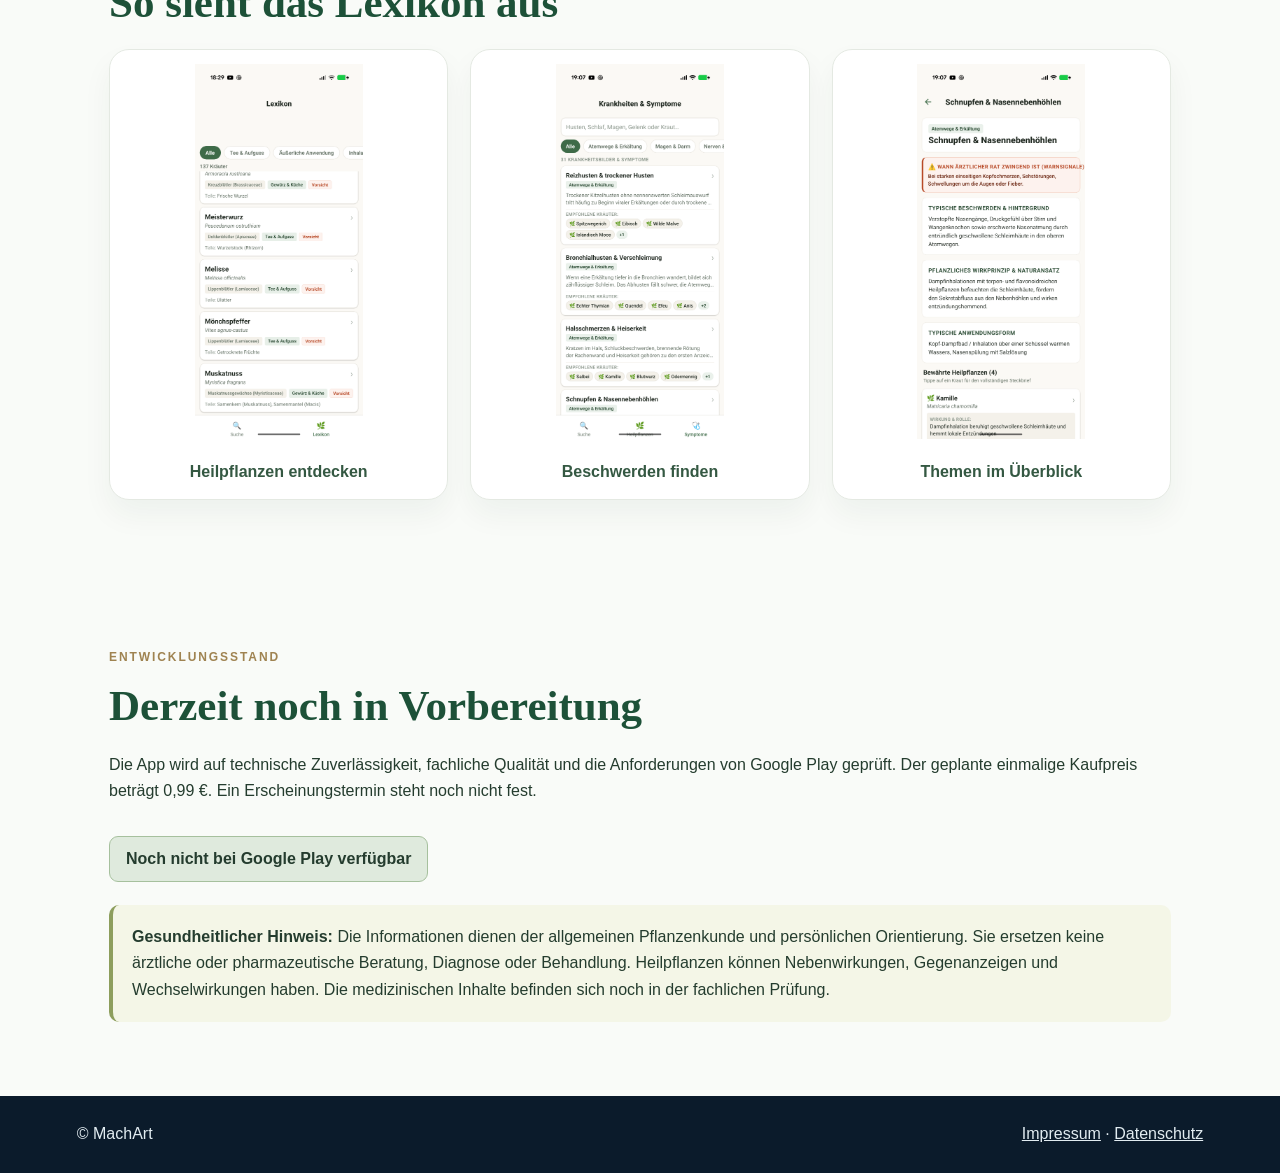
<file: heilkraeuter.html>
<!doctype html>
<html lang="de">
<head>
<meta charset="utf-8"><meta name="viewport" content="width=device-width,initial-scale=1">
<meta name="description" content="Lexikon Heilkräuter: 137 Pflanzenporträts, Suchfunktion, Kategorien und Informationen zu 31 Beschwerdebildern. Ein pflanzliches Nachschlagewerk für Android.">
<title>Lexikon Heilkräuter | MachArt</title>
<style>
:root{--navy:#0b1b2b;--teal:#009fa8;--forest:#174b36;--green:#276d4e;--cream:#faf9f1;--gold:#d4bb79}
*{box-sizing:border-box}body{margin:0;background:#f9fbf8;color:#243c2e;font-family:Segoe UI,Arial,sans-serif;line-height:1.65}a{color:inherit}header{background:white;padding:19px max(5%,20px);display:flex;align-items:center;justify-content:space-between;flex-wrap:wrap;gap:20px;border-bottom:1px solid #e7ebe9}.brand{font-size:23px;text-decoration:none;color:var(--navy);font-weight:800}.brand span{color:var(--teal)}nav{display:flex;flex-wrap:wrap;gap:18px}nav a{text-decoration:none;color:var(--navy);font-size:14px;font-weight:600}nav a:hover{text-decoration:underline}
.hero{background:linear-gradient(130deg,#143e2c,#2d6948);color:#fffdf5;padding:83px max(6%,20px)}.hero-inner{max-width:1110px;margin:auto;display:grid;grid-template-columns:1fr;align-items:center;gap:35px}.hero h1{font:700 clamp(42px,6vw,77px)/1.08 Georgia,serif;letter-spacing:-.03em;margin:13px 0}.hero p{max-width:690px}.hero-icon{width:min(100%,245px);border-radius:27px;box-shadow:0 20px 55px #061c123d;justify-self:center}
.eyebrow{text-transform:uppercase;letter-spacing:.16em;font-weight:800;font-size:12px;color:#9f8351}.hero .eyebrow{color:#dfcf9e}.lead{font:normal clamp(20px,2.7vw,29px) Georgia,serif;color:#e8daa9;margin:0 0 16px}.pill{display:inline-block;border:1px solid #c0cfad;border-radius:30px;padding:8px 14px;font-weight:700;font-size:13px;margin-top:15px}
.content{max-width:1110px;padding:74px 24px;margin:auto}h2{font:700 clamp(30px,4vw,43px)/1.2 Georgia,serif;color:#1d5138;margin:12px 0 20px}h3{margin:9px 0;font-size:19px}.intro{max-width:780px}.features{display:grid;grid-template-columns:repeat(3,minmax(0,1fr));gap:18px}.feature{background:#fff;border:1px solid #e3ebe4;padding:25px;border-radius:18px;box-shadow:0 12px 38px #122e1c0a}.feature p{color:#506155}
.band{background:#edf3e9;padding:55px 24px;text-align:center}.band p{max-width:750px;margin:auto}.screens{display:grid;grid-template-columns:repeat(3,minmax(0,1fr));gap:22px;align-items:start}.screens figure{margin:0;padding:14px;background:#fff;border:1px solid #e4e9e2;border-radius:20px;box-shadow:0 15px 30px #183b220d}.screens img{width:100%;height:375px;object-fit:contain;border-radius:12px}.screens figcaption{text-align:center;font-weight:700;margin-top:12px;color:#345842}
.notice{border-left:4px solid #8d9e5d;background:#f4f6e7;border-radius:10px;padding:19px;margin-top:23px}.status{display:inline-block;background:#dfeadd;border:1px solid #a6c09d;border-radius:9px;padding:9px 16px;font-weight:700;margin-top:15px}
footer{background:var(--navy);color:#e2ecf1;padding:25px 6%;display:flex;justify-content:space-between;gap:20px;flex-wrap:wrap}footer a{color:inherit}
@media(max-width:760px){.hero{padding:55px 22px}.hero-inner{grid-template-columns:1fr}.hero-icon{grid-row:1;width:150px;justify-self:start}.features,.screens{grid-template-columns:1fr}.content{padding:51px 22px}.screens img{height:340px}}

/* MachArt Brand Header */
header{background:#06192b!important;align-items:center;min-height:94px}
header nav a,header a:not(.studio-brand){color:#f4fbff!important}
header nav a:hover{text-decoration:underline}
header .studio-brand{display:inline-flex;align-items:center;text-decoration:none;line-height:0;margin:0}
header .studio-brand img{display:block;width:clamp(184px,23vw,245px);height:auto;max-width:100%}
header nav{display:flex;flex-wrap:wrap;align-items:center;gap:14px}
@media(max-width:550px){header{padding:14px 5%!important;gap:12px}header .studio-brand img{width:195px}header nav{gap:12px}header nav a{font-size:13px}}

/* App-Logo im Titelbereich neben dem Text */
.hero-inner{grid-template-columns:minmax(0,1.45fr) minmax(180px,.55fr);gap:42px}.hero .hero-app-logo{width:min(100%,225px);height:auto;aspect-ratio:1;object-fit:contain;border-radius:28px;box-shadow:0 22px 48px rgba(4,28,17,.28);justify-self:center}@media(max-width:760px){.hero-inner{grid-template-columns:1fr}.hero .hero-app-logo{grid-row:1;width:142px;justify-self:start}}
</style>
<link rel="stylesheet" href="assets/kaiser-studio-effects.css"><link rel="stylesheet" href="assets/machart-interactions.css"></head><body>
<header><a class="studio-brand" href="index.html" aria-label="MachArt – Startseite"><img src="assets/machart-wortmarke.svg?v=2" alt="MachArt" width="224" height="60"></a><nav aria-label="Hauptnavigation"><a href="index.html">Startseite</a><a href="apps.html">Unsere Apps</a><a href="impressum.html">Impressum</a></nav></header>
<main>
<section class="hero"><div class="hero-inner"><div><div class="eyebrow">Ein Projekt von MachArt</div><h1>Lexikon Heilkräuter</h1><div class="lead">Die faszinierende Welt der Heilpflanzen entdecken.</div><p>Ein übersichtliches Nachschlagewerk für alle, die sich für Kräuter, Pflanzenkunde und überlieferte Anwendungen interessieren. Entdecke Pflanzenporträts, botanische Namen, typische Zubereitungen und wichtige Vorsichtshinweise – direkt auf deinem Android-Smartphone.</p><span class="pill">Android-App · In Entwicklung</span> <span class="pill">0,99 € einmalig</span></div><img class="hero-app-logo" src="assets/heilkraeuter-launcher-icon.png" alt="Originales Android-Launcher-Icon von Lexikon Heilkräuter" width="225" height="225"></div></section>
<section class="content"><div class="eyebrow">Wissen über Pflanzen</div><h2>Botanisches Wissen, einfach zugänglich.</h2><p class="intro">Ob Kamille, Salbei oder Pfefferminze: Das Lexikon bündelt Informationen über Heilpflanzen an einem Ort. Neben Pflanzenprofilen lässt sich der Bestand über Suchbegriffe, Themenbereiche und Beschwerdebilder erschließen.</p>
<div class="features">
<article class="feature"><h3>137 Heilpflanzen</h3><p>Einträge mit deutschem und botanischem Namen, Pflanzenfamilie, verwendeten Pflanzenteilen und weiteren botanischen Informationen.</p></article>
<article class="feature"><h3>Intelligente Suche</h3><p>Suche nach Pflanzenname, lateinischer Bezeichnung, Anwendungsbereich oder verwandten Begriffen – auch mit mehreren Suchwörtern.</p></article>
<article class="feature"><h3>31 Beschwerdebilder</h3><p>Ein thematischer Zugang zu Beschwerden und traditionell verwendeten Pflanzen – mit zusätzlichen Warnhinweisen.</p></article></div></section>
<section class="band"><div class="eyebrow">Entdecken statt lange suchen</div><h2>Vom Pflanzenporträt bis zum Themengebiet.</h2><p>Stöbere nach Kategorien, lies kompakte Steckbriefe und erfahre, welche Risiken, Verwechslungen oder möglichen Nebenwirkungen zu beachten sind.</p></section>
<section class="content"><div class="eyebrow">Einblick in die App</div><h2>So sieht das Lexikon aus</h2><div class="screens">
<figure><img loading="lazy" src="assets/heilkraeuter-screen.png" alt="Screenshot der Heilkräuter-App"><figcaption>Heilpflanzen entdecken</figcaption></figure>
<figure><img loading="lazy" src="assets/heilkraeuter-symptome.png" alt="Screenshot der Symptome-Übersicht"><figcaption>Beschwerden finden</figcaption></figure>
<figure><img loading="lazy" src="assets/heilkraeuter-symptomliste.png" alt="Screenshot der Beschwerdeliste"><figcaption>Themen im Überblick</figcaption></figure>
</div></section>
<section class="content"><div class="eyebrow">Entwicklungsstand</div><h2>Derzeit noch in Vorbereitung</h2><p>Die App wird auf technische Zuverlässigkeit, fachliche Qualität und die Anforderungen von Google Play geprüft. Der geplante einmalige Kaufpreis beträgt 0,99 €. Ein Erscheinungstermin steht noch nicht fest.</p><span class="status">Noch nicht bei Google Play verfügbar</span>
<div class="notice"><strong>Gesundheitlicher Hinweis:</strong> Die Informationen dienen der allgemeinen Pflanzenkunde und persönlichen Orientierung. Sie ersetzen keine ärztliche oder pharmazeutische Beratung, Diagnose oder Behandlung. Heilpflanzen können Nebenwirkungen, Gegenanzeigen und Wechselwirkungen haben. Die medizinischen Inhalte befinden sich noch in der fachlichen Prüfung.</div>
</section></main>
<footer><span>© MachArt</span><span><a href="impressum.html">Impressum</a> · <a href="datenschutz.html">Datenschutz</a></span></footer>
<script defer src="assets/kaiser-studio-effects.js"></script><script defer src="assets/machart-interactions.js"></script></body></html>
</file>
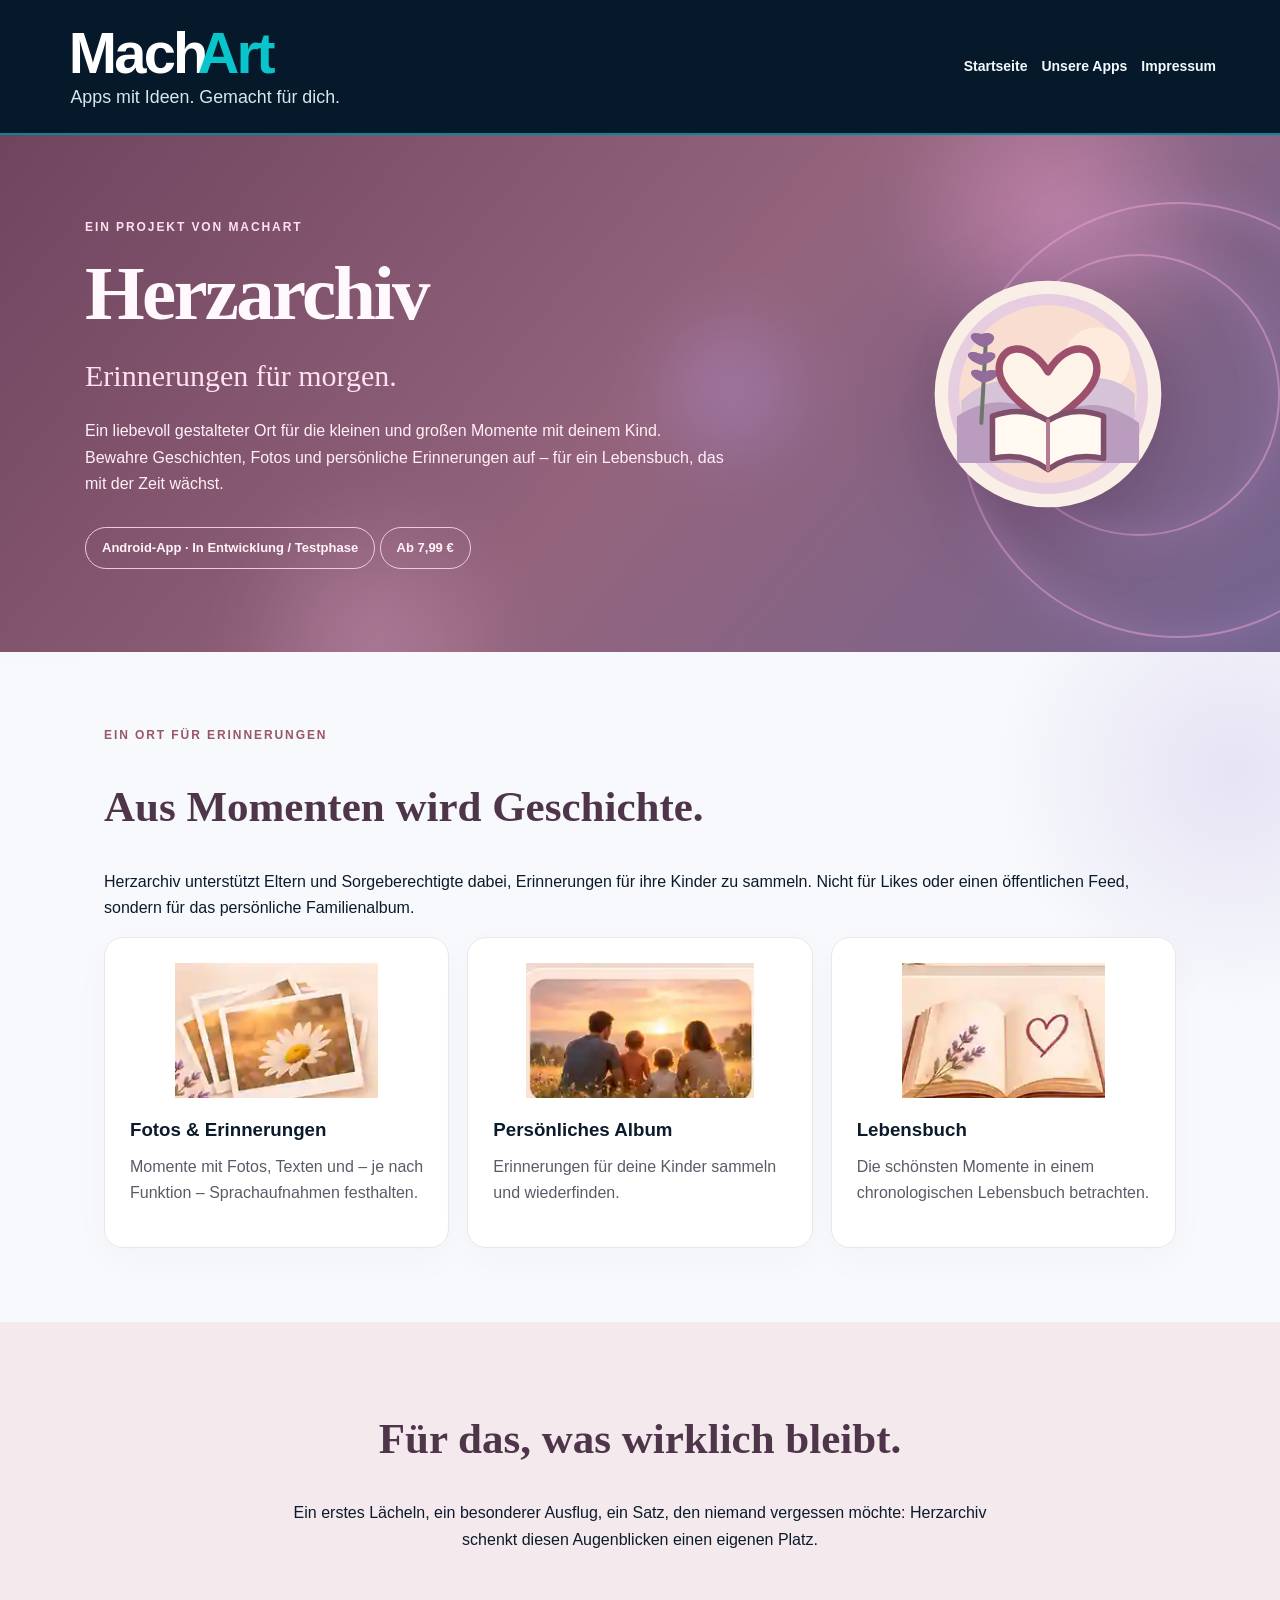
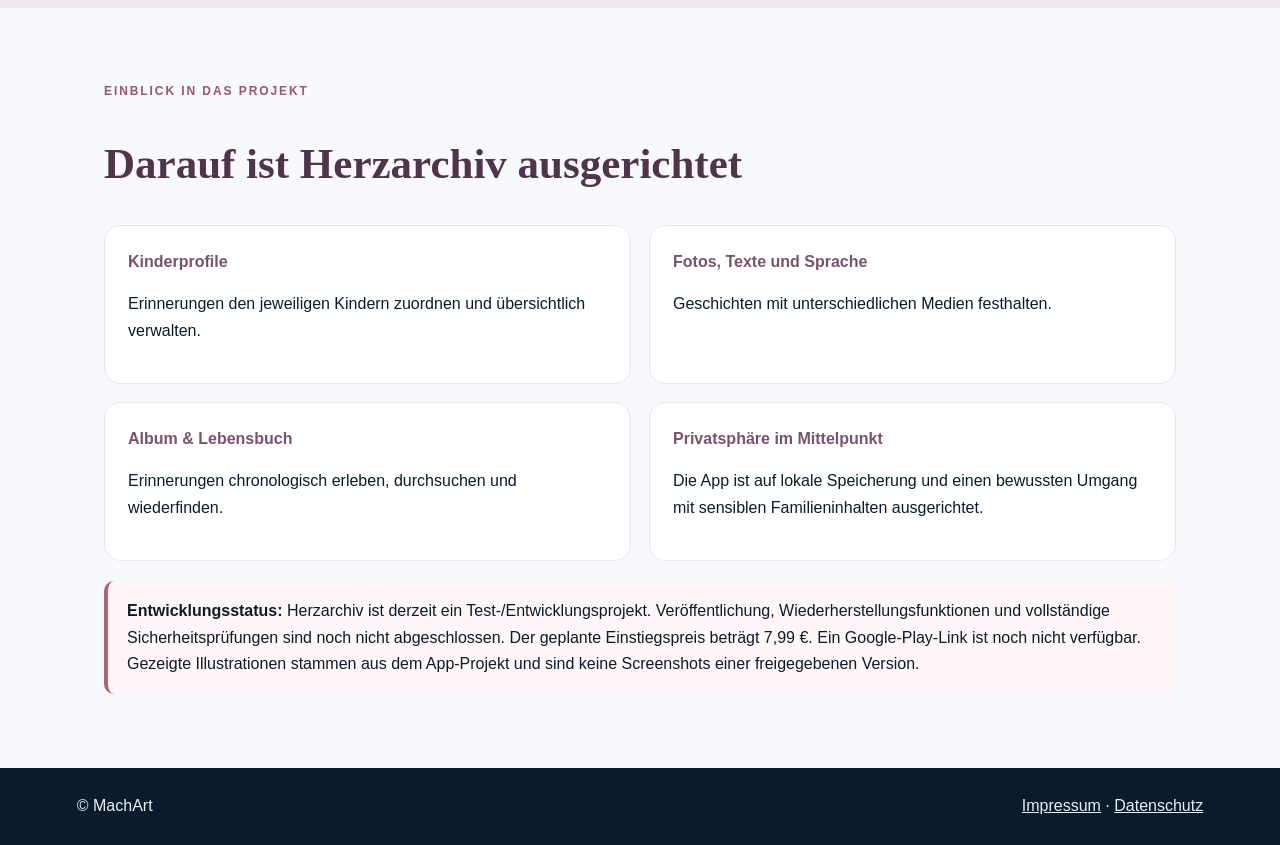
<file: herzarchiv.html>
<!doctype html>
<html lang="de"><head><meta charset="utf-8"><meta name="viewport" content="width=device-width,initial-scale=1">
<meta name="description" content="Herzarchiv – Erinnerungen für morgen. Ein persönliches Fotoalbum und Lebensbuch, um Erinnerungen an deine Kinder liebevoll festzuhalten.">
<title>Herzarchiv – Erinnerungen für morgen | MachArt</title>
<style>
:root{--ink:#0b1b2b;--accent:#009fa8;--cream:#fffaf7;--rose:#ad6670;--lavender:#e8ddeb}
*{box-sizing:border-box}body{margin:0;color:var(--ink);font-family:Segoe UI,Arial,sans-serif;background:#f7f9fc;line-height:1.65}a{color:inherit}
header{background:#fff;padding:19px max(5%,20px);display:flex;gap:20px;align-items:center;justify-content:space-between;flex-wrap:wrap;border-bottom:1px solid #e8e9ec}
.brand{font-size:23px;font-weight:800;text-decoration:none}.brand span{color:var(--accent)}nav{display:flex;gap:18px;flex-wrap:wrap}nav a{text-decoration:none;font-weight:600;font-size:14px}
main{overflow:hidden}.hero{background:linear-gradient(130deg,#70445f 0%,#94647d 52%,#73648f 100%);color:#fff9fd;padding:83px max(6%,20px);border:0}.hero-inner{max-width:1110px;margin:auto;display:grid;grid-template-columns:1fr;align-items:center;gap:35px}
.eyebrow{text-transform:uppercase;letter-spacing:.16em;font-size:12px;font-weight:800;color:#995767}.hero h1{font-family:Georgia,serif;font-size:clamp(45px,6vw,81px);line-height:1.05;letter-spacing:-.035em;margin:16px 0;color:#fff9fd}.hero .lead{font-family:Georgia,serif;font-size:clamp(20px,2.5vw,30px);color:#ffe2ef;margin:5px 0 18px}.hero p{max-width:640px;color:#fff0f6}.hero-img{display:block;width:min(100%,370px);margin:auto;filter:drop-shadow(0 20px 25px #75445325)}
.pill{display:inline-block;border:1px solid #f4c8dc;border-radius:30px;padding:9px 16px;font-weight:650;font-size:13px;color:#fff4fa;margin-top:14px}
section.content{max-width:1120px;padding:74px 24px;margin:auto}h2{font-family:Georgia,serif;font-size:clamp(30px,4vw,43px);line-height:1.2;color:#4f354a}h3{margin:8px 0 5px}
.cards{display:grid;grid-template-columns:repeat(3,minmax(0,1fr));gap:18px}.card{background:#fff;border:1px solid #eee4e9;padding:25px;border-radius:19px;box-shadow:0 12px 36px #43304208}.card img{width:100%;max-height:135px;object-fit:contain}.card p{margin-top:8px;color:#5d5a68}
.featuregrid{display:grid;grid-template-columns:repeat(2,minmax(0,1fr));gap:18px}.feature{background:white;border:1px solid #eee4e9;border-radius:16px;padding:23px}.feature b{color:#78536b}
.band{background:#f4e9ed;padding:55px 24px;text-align:center}.band p{max-width:750px;margin:auto}.notice{border-left:4px solid #ad6670;background:#fff6f7;padding:17px 19px;border-radius:10px;margin-top:20px}
footer{background:#0b1b2b;color:#e7eff4;padding:25px 6%;display:flex;justify-content:space-between;gap:20px;flex-wrap:wrap}footer a{color:inherit}
@media(max-width:760px){.hero{padding-top:54px;padding-bottom:52px}.hero-inner{grid-template-columns:1fr}.hero-img{max-width:240px}.cards,.featuregrid{grid-template-columns:1fr}section.content{padding-top:48px;padding-bottom:48px}}

/* Einheitlicher Übergang zwischen Markenleiste und farbigem App-Titelbereich */
.hero .eyebrow{color:#ffe1ee}
header{border-bottom:0!important}

/* MachArt Brand Header */
header{background:#06192b!important;align-items:center;min-height:94px}
header nav a,header a:not(.studio-brand){color:#f4fbff!important}
header nav a:hover{text-decoration:underline}
header .studio-brand{display:inline-flex;align-items:center;text-decoration:none;line-height:0;margin:0}
header .studio-brand img{display:block;width:clamp(184px,23vw,245px);height:auto;max-width:100%}
header nav{display:flex;flex-wrap:wrap;align-items:center;gap:14px}
@media(max-width:550px){header{padding:14px 5%!important;gap:12px}header .studio-brand img{width:195px}header nav{gap:12px}header nav a{font-size:13px}}

/* App-Logo im Titelbereich neben dem Text */
.hero-inner{grid-template-columns:minmax(0,1.45fr) minmax(180px,.55fr);gap:42px}.hero .hero-app-logo{width:min(100%,240px);height:auto;aspect-ratio:1;object-fit:contain;justify-self:center;filter:drop-shadow(0 20px 38px rgba(49,24,54,.3))}@media(max-width:760px){.hero-inner{grid-template-columns:1fr}.hero .hero-app-logo{grid-row:1;width:142px;justify-self:start}}
</style><link rel="stylesheet" href="assets/kaiser-studio-effects.css"><link rel="stylesheet" href="assets/machart-interactions.css"></head>
<body><header><a class="studio-brand" href="index.html" aria-label="MachArt – Startseite"><img src="assets/machart-wortmarke.svg?v=2" alt="MachArt" width="224" height="60"></a><nav><a href="index.html">Startseite</a><a href="apps.html">Unsere Apps</a><a href="impressum.html">Impressum</a></nav></header>
<main>
<section class="hero"><div class="hero-inner"><div><div class="eyebrow">Ein Projekt von MachArt</div><h1>Herzarchiv</h1><div class="lead">Erinnerungen für morgen.</div><p>Ein liebevoll gestalteter Ort für die kleinen und großen Momente mit deinem Kind. Bewahre Geschichten, Fotos und persönliche Erinnerungen auf – für ein Lebensbuch, das mit der Zeit wächst.</p><span class="pill">Android-App · In Entwicklung / Testphase</span> <span class="pill">Ab 7,99 €</span></div><img class="hero-app-logo" src="assets/herzarchiv-launcher-icon.svg" alt="Originales Android-Launcher-Icon von Herzarchiv mit Herz und Buch" width="240" height="240"></div></section>
<section class="content"><div class="eyebrow">Ein Ort für Erinnerungen</div><h2>Aus Momenten wird Geschichte.</h2><p>Herzarchiv unterstützt Eltern und Sorgeberechtigte dabei, Erinnerungen für ihre Kinder zu sammeln. Nicht für Likes oder einen öffentlichen Feed, sondern für das persönliche Familienalbum.</p>
<div class="cards"><article class="card"><img src="assets/herzarchiv-fotos.webp" alt="Originalillustration aus Herzarchiv zum Thema Fotos"><h3>Fotos & Erinnerungen</h3><p>Momente mit Fotos, Texten und – je nach Funktion – Sprachaufnahmen festhalten.</p></article><article class="card"><img src="assets/herzarchiv-album.webp" alt="Originalillustration aus Herzarchiv zum Fotoalbum"><h3>Persönliches Album</h3><p>Erinnerungen für deine Kinder sammeln und wiederfinden.</p></article><article class="card"><img src="assets/herzarchiv-buch.webp" alt="Originalillustration aus Herzarchiv zum Lebensbuch"><h3>Lebensbuch</h3><p>Die schönsten Momente in einem chronologischen Lebensbuch betrachten.</p></article></div></section>
<section class="band"><h2>Für das, was wirklich bleibt.</h2><p>Ein erstes Lächeln, ein besonderer Ausflug, ein Satz, den niemand vergessen möchte: Herzarchiv schenkt diesen Augenblicken einen eigenen Platz.</p></section>
<section class="content"><div class="eyebrow">Einblick in das Projekt</div><h2>Darauf ist Herzarchiv ausgerichtet</h2><div class="featuregrid"><div class="feature"><b>Kinderprofile</b><p>Erinnerungen den jeweiligen Kindern zuordnen und übersichtlich verwalten.</p></div><div class="feature"><b>Fotos, Texte und Sprache</b><p>Geschichten mit unterschiedlichen Medien festhalten.</p></div><div class="feature"><b>Album & Lebensbuch</b><p>Erinnerungen chronologisch erleben, durchsuchen und wiederfinden.</p></div><div class="feature"><b>Privatsphäre im Mittelpunkt</b><p>Die App ist auf lokale Speicherung und einen bewussten Umgang mit sensiblen Familieninhalten ausgerichtet.</p></div></div><div class="notice"><strong>Entwicklungsstatus:</strong> Herzarchiv ist derzeit ein Test-/Entwicklungsprojekt. Veröffentlichung, Wiederherstellungsfunktionen und vollständige Sicherheitsprüfungen sind noch nicht abgeschlossen. Der geplante Einstiegspreis beträgt 7,99 €. Ein Google-Play-Link ist noch nicht verfügbar. Gezeigte Illustrationen stammen aus dem App-Projekt und sind keine Screenshots einer freigegebenen Version.</div></section>
</main><footer><span>© MachArt</span><span><a href="impressum.html">Impressum</a> · <a href="datenschutz.html">Datenschutz</a></span></footer><script defer src="assets/kaiser-studio-effects.js"></script><script defer src="assets/machart-interactions.js"></script></body></html>
</file>
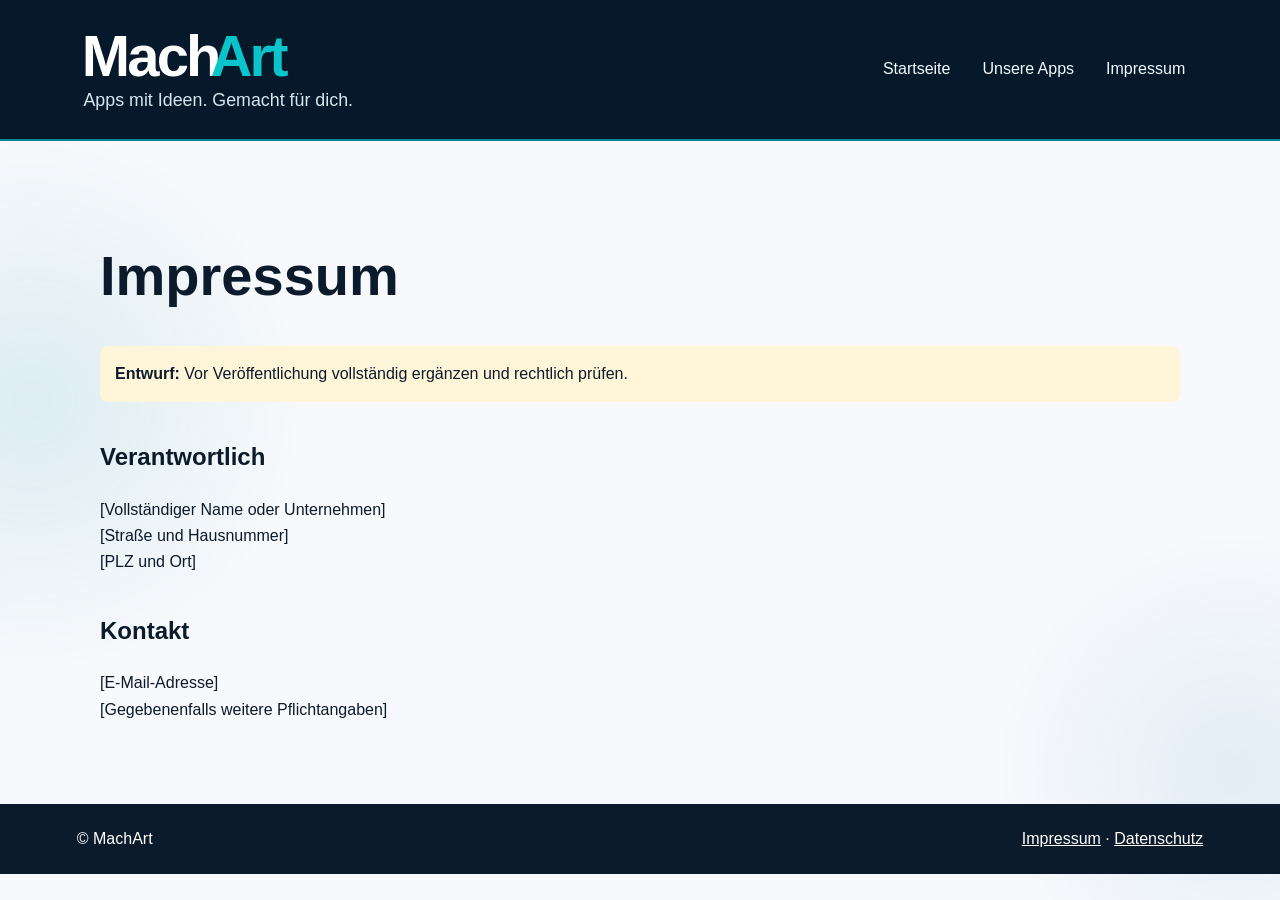
<file: impressum.html>
<!doctype html><html lang="de"><head><meta charset="utf-8"><meta name="viewport" content="width=device-width,initial-scale=1"><title>Impressum | MachArt</title><style>body{margin:0;font-family:Segoe UI,Arial,sans-serif;background:#f7f9fc;color:#0b1b2b;line-height:1.65}header,footer{padding:22px 6%;display:flex;justify-content:space-between;gap:20px;flex-wrap:wrap}header{background:#fff}header a{text-decoration:none;color:#0b1b2b;margin-right:18px}.logo{font-size:24px;font-weight:800}.logo span{color:#009fa8}main{max-width:1080px;margin:0 auto;padding:65px 6%}h1{font-size:clamp(34px,5vw,56px);line-height:1.15}h2{margin-top:35px}.card{background:white;padding:28px;border-radius:18px;box-shadow:0 12px 40px #0b1b2b12}.button{display:inline-block;color:white;background:#009fa8;padding:13px 22px;border-radius:10px;text-decoration:none;font-weight:700}footer{background:#0b1b2b;color:white}footer a{color:white}.wealth{background:#064b39;color:#f9f0d5;padding:48px;border-radius:20px}.wealth h1,.wealth h2{font-family:Georgia,serif}.gold{color:#e2bb67}.features{display:grid;grid-template-columns:repeat(auto-fit,minmax(230px,1fr));gap:15px}.features div{padding:20px;border:1px solid #c7b886;border-radius:12px}.note{background:#fff6d9;padding:15px;border-radius:8px}details{background:#fff;padding:15px;margin-bottom:8px;border-radius:8px}
/* MachArt Brand Header */
header{background:#06192b!important;align-items:center;min-height:94px}
header nav a,header a:not(.studio-brand){color:#f4fbff!important}
header nav a:hover{text-decoration:underline}
header .studio-brand{display:inline-flex;align-items:center;text-decoration:none;line-height:0;margin:0}
header .studio-brand img{display:block;width:clamp(184px,23vw,245px);height:auto;max-width:100%}
header nav{display:flex;flex-wrap:wrap;align-items:center;gap:14px}
@media(max-width:550px){header{padding:14px 5%!important;gap:12px}header .studio-brand img{width:195px}header nav{gap:12px}header nav a{font-size:13px}}
</style><link rel="stylesheet" href="assets/kaiser-studio-effects.css"><link rel="stylesheet" href="assets/machart-interactions.css"></head><body><header><a class="studio-brand" href="index.html" aria-label="MachArt – Startseite"><img src="assets/machart-wortmarke.svg?v=2" alt="MachArt" width="224" height="60"></a><nav><a href="index.html">Startseite</a><a href="apps.html">Unsere Apps</a><a href="impressum.html">Impressum</a></nav></header><main><h1>Impressum</h1><p class="note"><strong>Entwurf:</strong> Vor Veröffentlichung vollständig ergänzen und rechtlich prüfen.</p><h2>Verantwortlich</h2><p>[Vollständiger Name oder Unternehmen]<br>[Straße und Hausnummer]<br>[PLZ und Ort]</p><h2>Kontakt</h2><p>[E-Mail-Adresse]<br>[Gegebenenfalls weitere Pflichtangaben]</p></main><footer>© MachArt <span><a href="impressum.html">Impressum</a> · <a href="datenschutz.html">Datenschutz</a></span></footer><script defer src="assets/kaiser-studio-effects.js"></script><script defer src="assets/machart-interactions.js"></script></body></html>
</file>
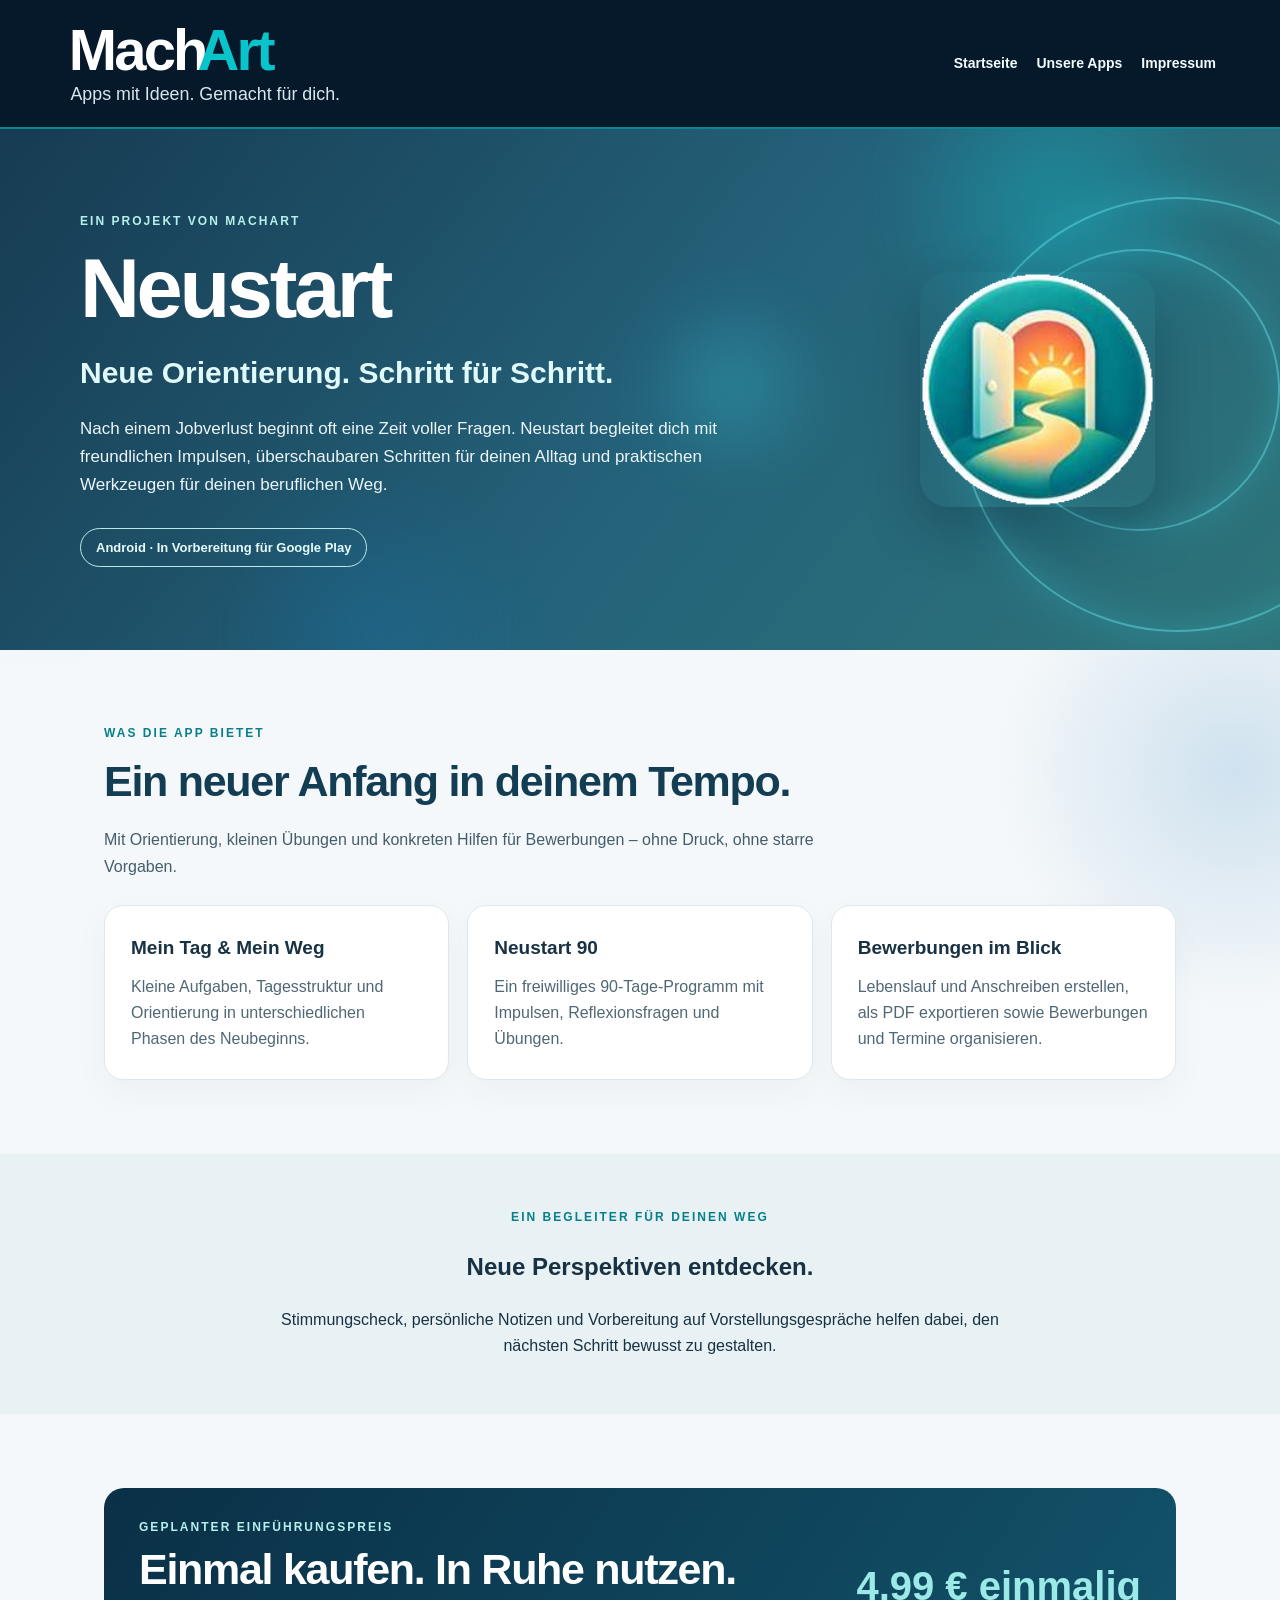
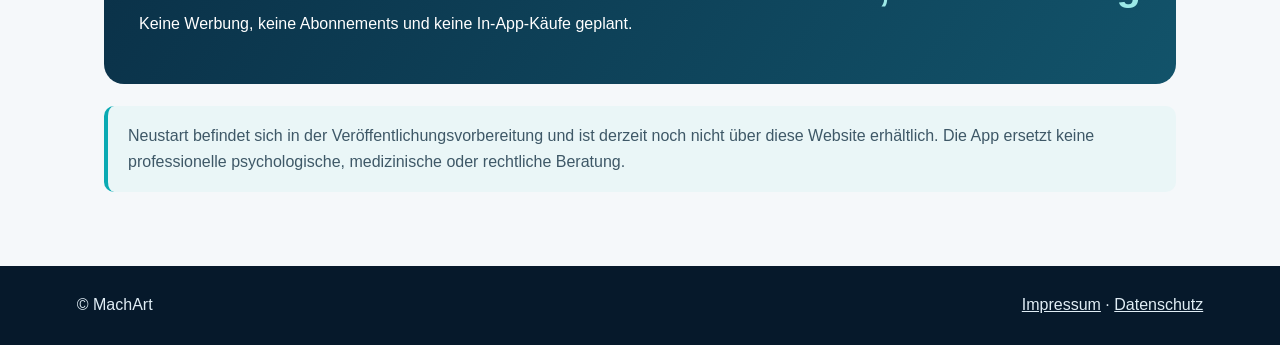
<file: neustart.html>
<!doctype html>
<html lang="de">
<head>
<meta charset="utf-8">
<meta name="viewport" content="width=device-width,initial-scale=1">
<meta name="description" content="Neustart – eine Android-App zur Orientierung nach Jobverlust. Tagesstruktur, Neustart 90 und praktische Werkzeuge für Bewerbungen. Ein MachArt-Projekt.">
<title>Neustart – Neue Perspektiven nach Jobverlust | MachArt</title>
<style>
:root{--navy:#06192b;--teal:#09c4cb;--ink:#183244}
*{box-sizing:border-box}
body{margin:0;background:#f5f8fa;color:var(--ink);font-family:Segoe UI,Arial,sans-serif;line-height:1.65}
a{color:inherit}
header{background:var(--navy);padding:16px max(5%,20px);min-height:94px;display:flex;align-items:center;justify-content:space-between;gap:20px;flex-wrap:wrap}
header .studio-brand{display:inline-flex;align-items:center;text-decoration:none;line-height:0}
header .studio-brand img{display:block;width:clamp(230px,25vw,308px);height:auto;max-width:100%}
nav{display:flex;gap:19px;align-items:center;flex-wrap:wrap}
nav a{color:#f3fcff;text-decoration:none;font-weight:650;font-size:14px}
nav a:hover{text-decoration:underline}
.hero{position:relative;overflow:hidden;background:linear-gradient(128deg,#163b52 0%,#24627a 53%,#2e7479 100%);padding:83px max(6%,20px);color:#fff}
.hero-inner{max-width:1120px;margin:auto;display:grid;grid-template-columns:minmax(0,1.4fr) minmax(180px,.6fr);align-items:center;gap:35px;position:relative;z-index:1}
.eyebrow{font-size:12px;font-weight:800;letter-spacing:.17em;text-transform:uppercase;color:#b6f1eb}
.hero h1{font-size:clamp(45px,7vw,83px);line-height:1.06;letter-spacing:-.04em;margin:13px 0 15px}
.lead{font-size:clamp(21px,2.7vw,30px);font-weight:650;color:#e0fafa;margin-bottom:16px}
.hero p{max-width:670px;color:#ecf6f8;font-size:17px}
.hero-icon{width:min(100%,235px);aspect-ratio:1;object-fit:contain;justify-self:center;border-radius:28px;box-shadow:0 22px 54px #001a2b48}
.pill{display:inline-block;border:1px solid #b9e9e6;border-radius:30px;padding:8px 15px;margin-top:12px;font-size:13px;font-weight:700;color:#e6fbfb}
.content{max-width:1120px;margin:auto;padding:74px 24px}
.content h2{font-size:clamp(30px,4.2vw,43px);line-height:1.2;letter-spacing:-.03em;color:#123d53;margin:12px 0 20px}
.intro{max-width:770px;margin-bottom:25px;color:#435d6c}
.cards{display:grid;grid-template-columns:repeat(3,minmax(0,1fr));gap:18px}
.card{background:white;border:1px solid #dce8eb;border-radius:19px;padding:26px;box-shadow:0 12px 34px #1543540b}
.card h3{font-size:19px;margin:0 0 10px}
.card p{margin:0;color:#506775}
.band{background:#e8f2f4;padding:54px 24px;text-align:center}
.band p{max-width:760px;margin:auto}
.pricebox{background:linear-gradient(125deg,#0a3047,#12536a);color:white;border-radius:20px;padding:30px 35px;display:flex;align-items:center;justify-content:space-between;gap:20px}
.pricebox h2{color:white;margin:6px 0}
.price{font-weight:800;font-size:clamp(29px,4vw,40px);white-space:nowrap;color:#9ceae8}
.notice{border-left:4px solid #0aaab3;background:#eaf6f7;padding:17px 20px;border-radius:10px;margin-top:22px;color:#3e5867}
footer{background:var(--navy);color:#e0edf5;padding:26px 6%;display:flex;justify-content:space-between;flex-wrap:wrap;gap:16px}
footer a{color:inherit}
@media(max-width:760px){.hero{padding:56px 22px}.hero-inner{grid-template-columns:1fr}.hero-icon{grid-row:1;justify-self:start;width:158px}.cards{grid-template-columns:1fr}.content{padding:52px 22px}.pricebox{display:block;padding:26px}.price{margin-top:10px}}
</style>
<link rel="stylesheet" href="assets/kaiser-studio-effects.css">
<link rel="stylesheet" href="assets/machart-interactions.css">
</head>
<body>
<header><a class="studio-brand" href="index.html" aria-label="MachArt – Startseite"><img src="assets/machart-wortmarke.svg?v=2" alt="MachArt" width="308" height="75"></a><nav aria-label="Hauptnavigation"><a href="index.html">Startseite</a><a href="apps.html">Unsere Apps</a><a href="impressum.html">Impressum</a></nav></header>
<main>
<section class="hero"><div class="hero-inner"><div><div class="eyebrow">Ein Projekt von MachArt</div><h1>Neustart</h1><div class="lead">Neue Orientierung. Schritt für Schritt.</div><p>Nach einem Jobverlust beginnt oft eine Zeit voller Fragen. Neustart begleitet dich mit freundlichen Impulsen, überschaubaren Schritten für deinen Alltag und praktischen Werkzeugen für deinen beruflichen Weg.</p><span class="pill">Android · In Vorbereitung für Google Play</span></div><img class="hero-icon" src="assets/neustart-launcher-icon.png?v=2" alt="Originales Android-App-Icon von Neustart" width="235" height="235"></div></section>
<section class="content"><div class="eyebrow" style="color:#087e89">Was die App bietet</div><h2>Ein neuer Anfang in deinem Tempo.</h2><p class="intro">Mit Orientierung, kleinen Übungen und konkreten Hilfen für Bewerbungen – ohne Druck, ohne starre Vorgaben.</p>
<div class="cards">
<article class="card"><h3>Mein Tag & Mein Weg</h3><p>Kleine Aufgaben, Tagesstruktur und Orientierung in unterschiedlichen Phasen des Neubeginns.</p></article>
<article class="card"><h3>Neustart 90</h3><p>Ein freiwilliges 90-Tage-Programm mit Impulsen, Reflexionsfragen und Übungen.</p></article>
<article class="card"><h3>Bewerbungen im Blick</h3><p>Lebenslauf und Anschreiben erstellen, als PDF exportieren sowie Bewerbungen und Termine organisieren.</p></article>
</div></section>
<section class="band"><div class="eyebrow" style="color:#087e89">Ein Begleiter für deinen Weg</div><h2>Neue Perspektiven entdecken.</h2><p>Stimmungscheck, persönliche Notizen und Vorbereitung auf Vorstellungsgespräche helfen dabei, den nächsten Schritt bewusst zu gestalten.</p></section>
<section class="content"><div class="pricebox"><div><div class="eyebrow">Geplanter Einführungspreis</div><h2>Einmal kaufen. In Ruhe nutzen.</h2><p>Keine Werbung, keine Abonnements und keine In-App-Käufe geplant.</p></div><div class="price">4,99 € einmalig</div></div><div class="notice">Neustart befindet sich in der Veröffentlichungsvorbereitung und ist derzeit noch nicht über diese Website erhältlich. Die App ersetzt keine professionelle psychologische, medizinische oder rechtliche Beratung.</div></section>
</main>
<footer><span>© MachArt</span><span><a href="impressum.html">Impressum</a> · <a href="datenschutz.html">Datenschutz</a></span></footer>
<script defer src="assets/kaiser-studio-effects.js"></script>
<script defer src="assets/machart-interactions.js"></script>
</body>
</html>
</file>
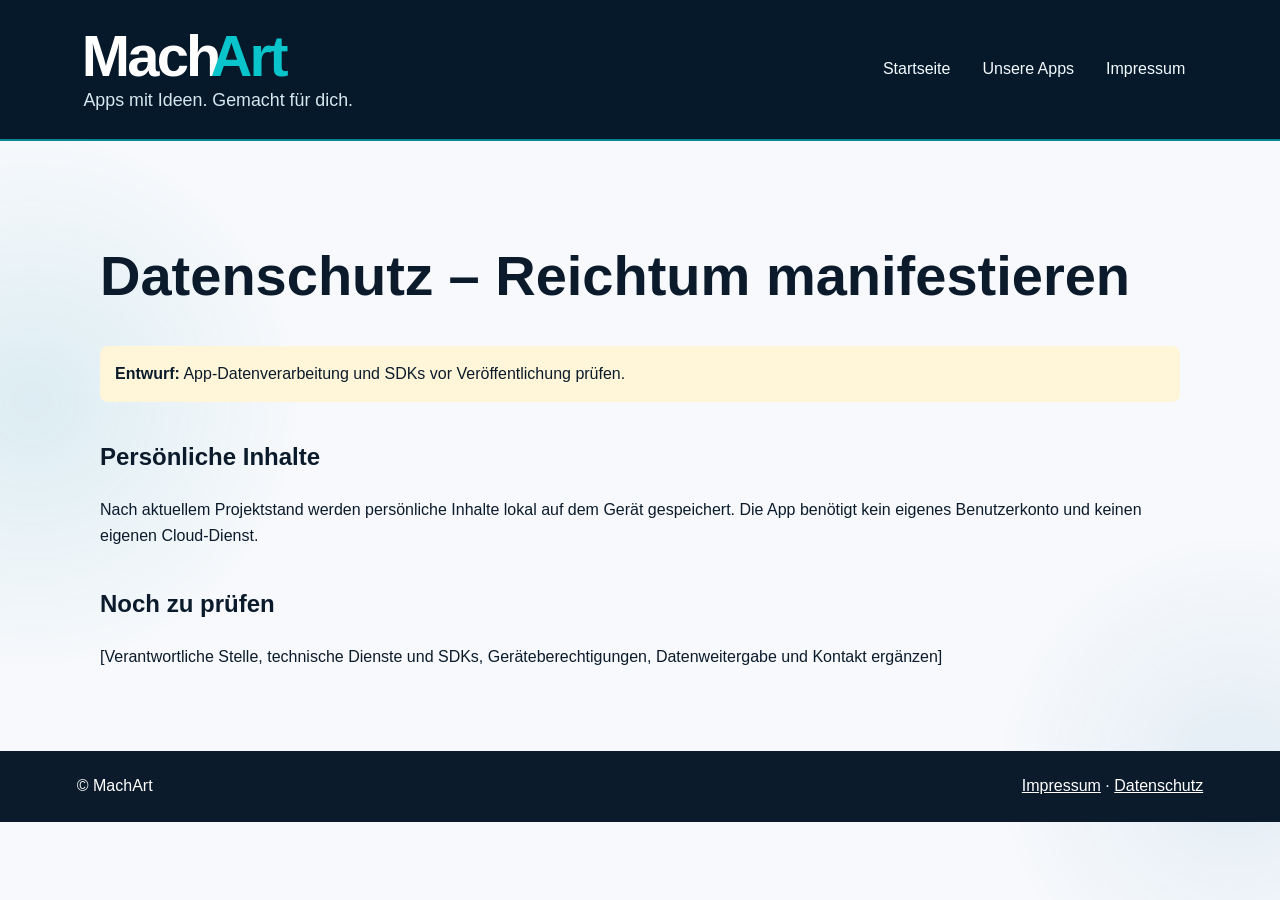
<file: reichtum-datenschutz.html>
<!doctype html><html lang="de"><head><meta charset="utf-8"><meta name="viewport" content="width=device-width,initial-scale=1"><title>App-Datenschutz | MachArt</title><style>body{margin:0;font-family:Segoe UI,Arial,sans-serif;background:#f7f9fc;color:#0b1b2b;line-height:1.65}header,footer{padding:22px 6%;display:flex;justify-content:space-between;gap:20px;flex-wrap:wrap}header{background:#fff}header a{text-decoration:none;color:#0b1b2b;margin-right:18px}.logo{font-size:24px;font-weight:800}.logo span{color:#009fa8}main{max-width:1080px;margin:0 auto;padding:65px 6%}h1{font-size:clamp(34px,5vw,56px);line-height:1.15}h2{margin-top:35px}.card{background:white;padding:28px;border-radius:18px;box-shadow:0 12px 40px #0b1b2b12}.button{display:inline-block;color:white;background:#009fa8;padding:13px 22px;border-radius:10px;text-decoration:none;font-weight:700}footer{background:#0b1b2b;color:white}footer a{color:white}.wealth{background:#064b39;color:#f9f0d5;padding:48px;border-radius:20px}.wealth h1,.wealth h2{font-family:Georgia,serif}.gold{color:#e2bb67}.features{display:grid;grid-template-columns:repeat(auto-fit,minmax(230px,1fr));gap:15px}.features div{padding:20px;border:1px solid #c7b886;border-radius:12px}.note{background:#fff6d9;padding:15px;border-radius:8px}details{background:#fff;padding:15px;margin-bottom:8px;border-radius:8px}
/* MachArt Brand Header */
header{background:#06192b!important;align-items:center;min-height:94px}
header nav a,header a:not(.studio-brand){color:#f4fbff!important}
header nav a:hover{text-decoration:underline}
header .studio-brand{display:inline-flex;align-items:center;text-decoration:none;line-height:0;margin:0}
header .studio-brand img{display:block;width:clamp(184px,23vw,245px);height:auto;max-width:100%}
header nav{display:flex;flex-wrap:wrap;align-items:center;gap:14px}
@media(max-width:550px){header{padding:14px 5%!important;gap:12px}header .studio-brand img{width:195px}header nav{gap:12px}header nav a{font-size:13px}}
</style><link rel="stylesheet" href="assets/kaiser-studio-effects.css"><link rel="stylesheet" href="assets/machart-interactions.css"></head><body><header><a class="studio-brand" href="index.html" aria-label="MachArt – Startseite"><img src="assets/machart-wortmarke.svg?v=2" alt="MachArt" width="224" height="60"></a><nav><a href="index.html">Startseite</a><a href="apps.html">Unsere Apps</a><a href="impressum.html">Impressum</a></nav></header><main><h1>Datenschutz – Reichtum manifestieren</h1><p class="note"><strong>Entwurf:</strong> App-Datenverarbeitung und SDKs vor Veröffentlichung prüfen.</p><h2>Persönliche Inhalte</h2><p>Nach aktuellem Projektstand werden persönliche Inhalte lokal auf dem Gerät gespeichert. Die App benötigt kein eigenes Benutzerkonto und keinen eigenen Cloud-Dienst.</p><h2>Noch zu prüfen</h2><p>[Verantwortliche Stelle, technische Dienste und SDKs, Geräteberechtigungen, Datenweitergabe und Kontakt ergänzen]</p></main><footer>© MachArt <span><a href="impressum.html">Impressum</a> · <a href="datenschutz.html">Datenschutz</a></span></footer><script defer src="assets/kaiser-studio-effects.js"></script><script defer src="assets/machart-interactions.js"></script></body></html>
</file>
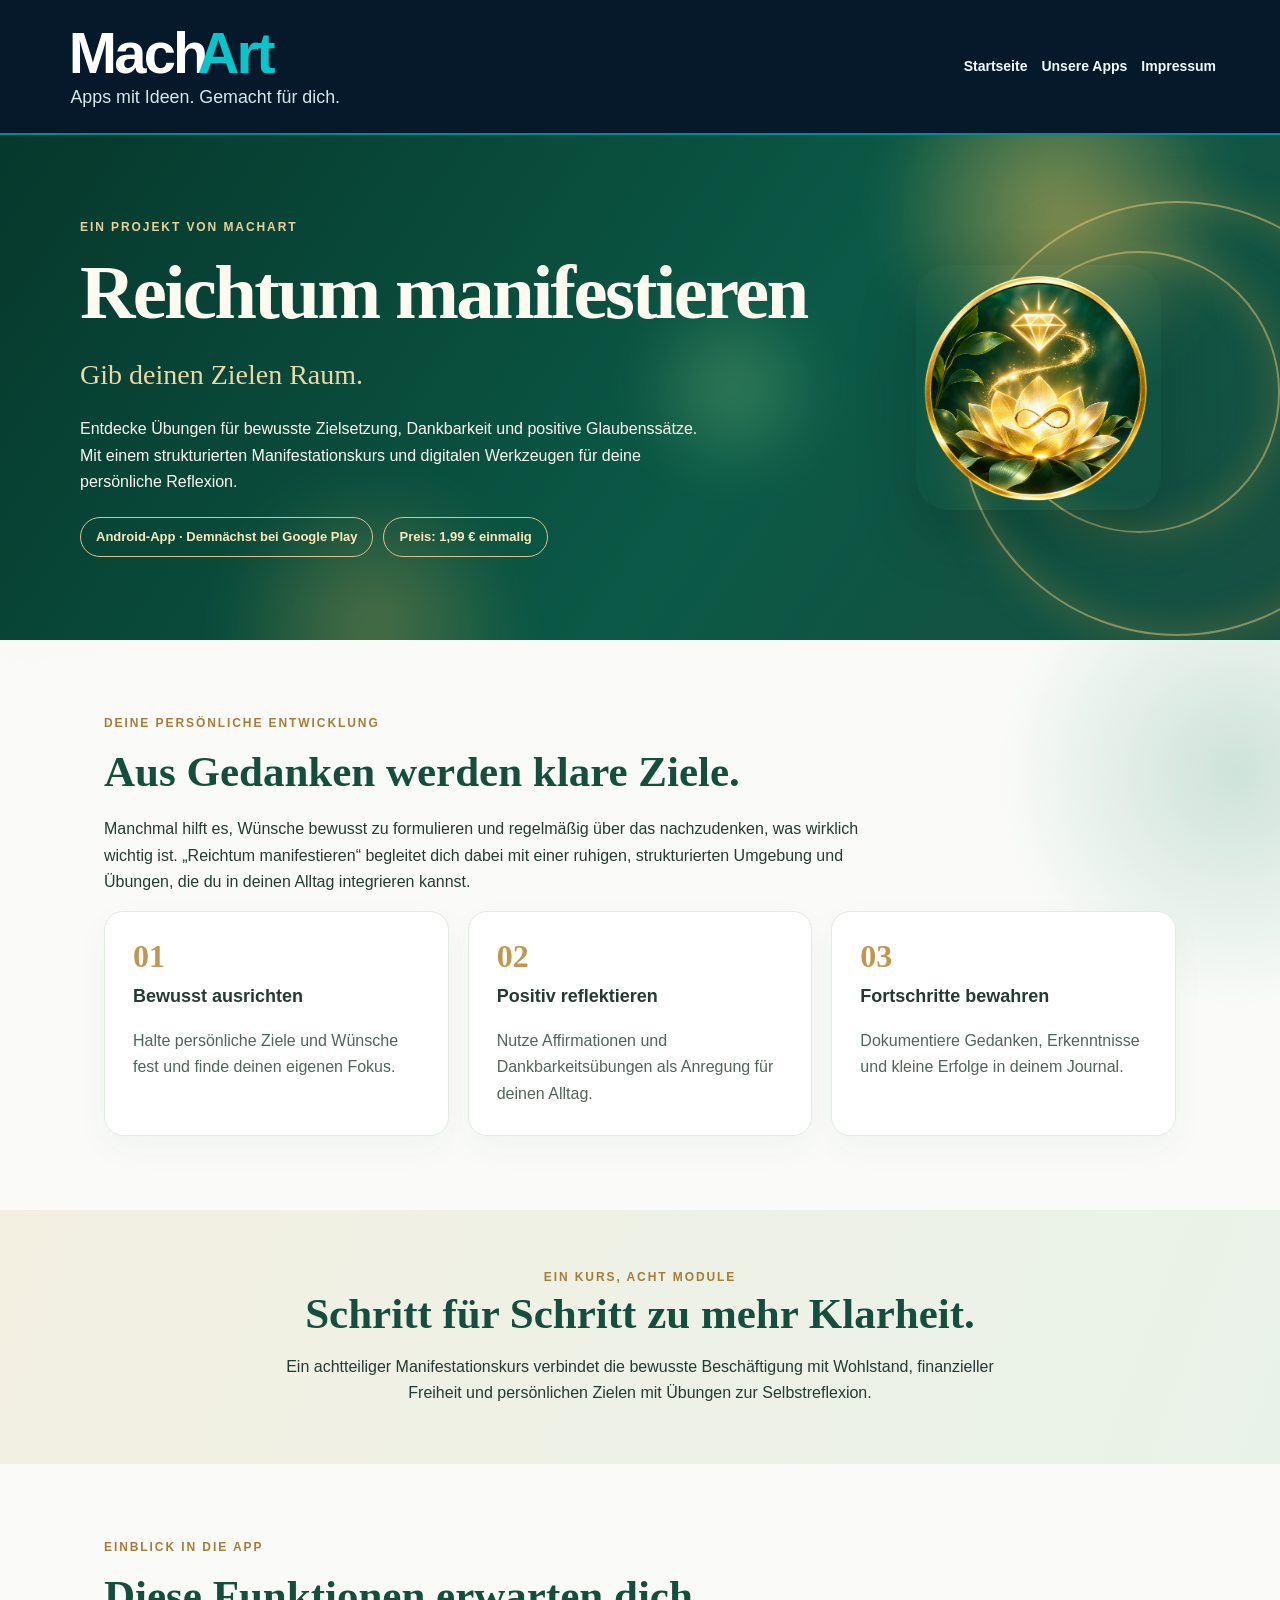
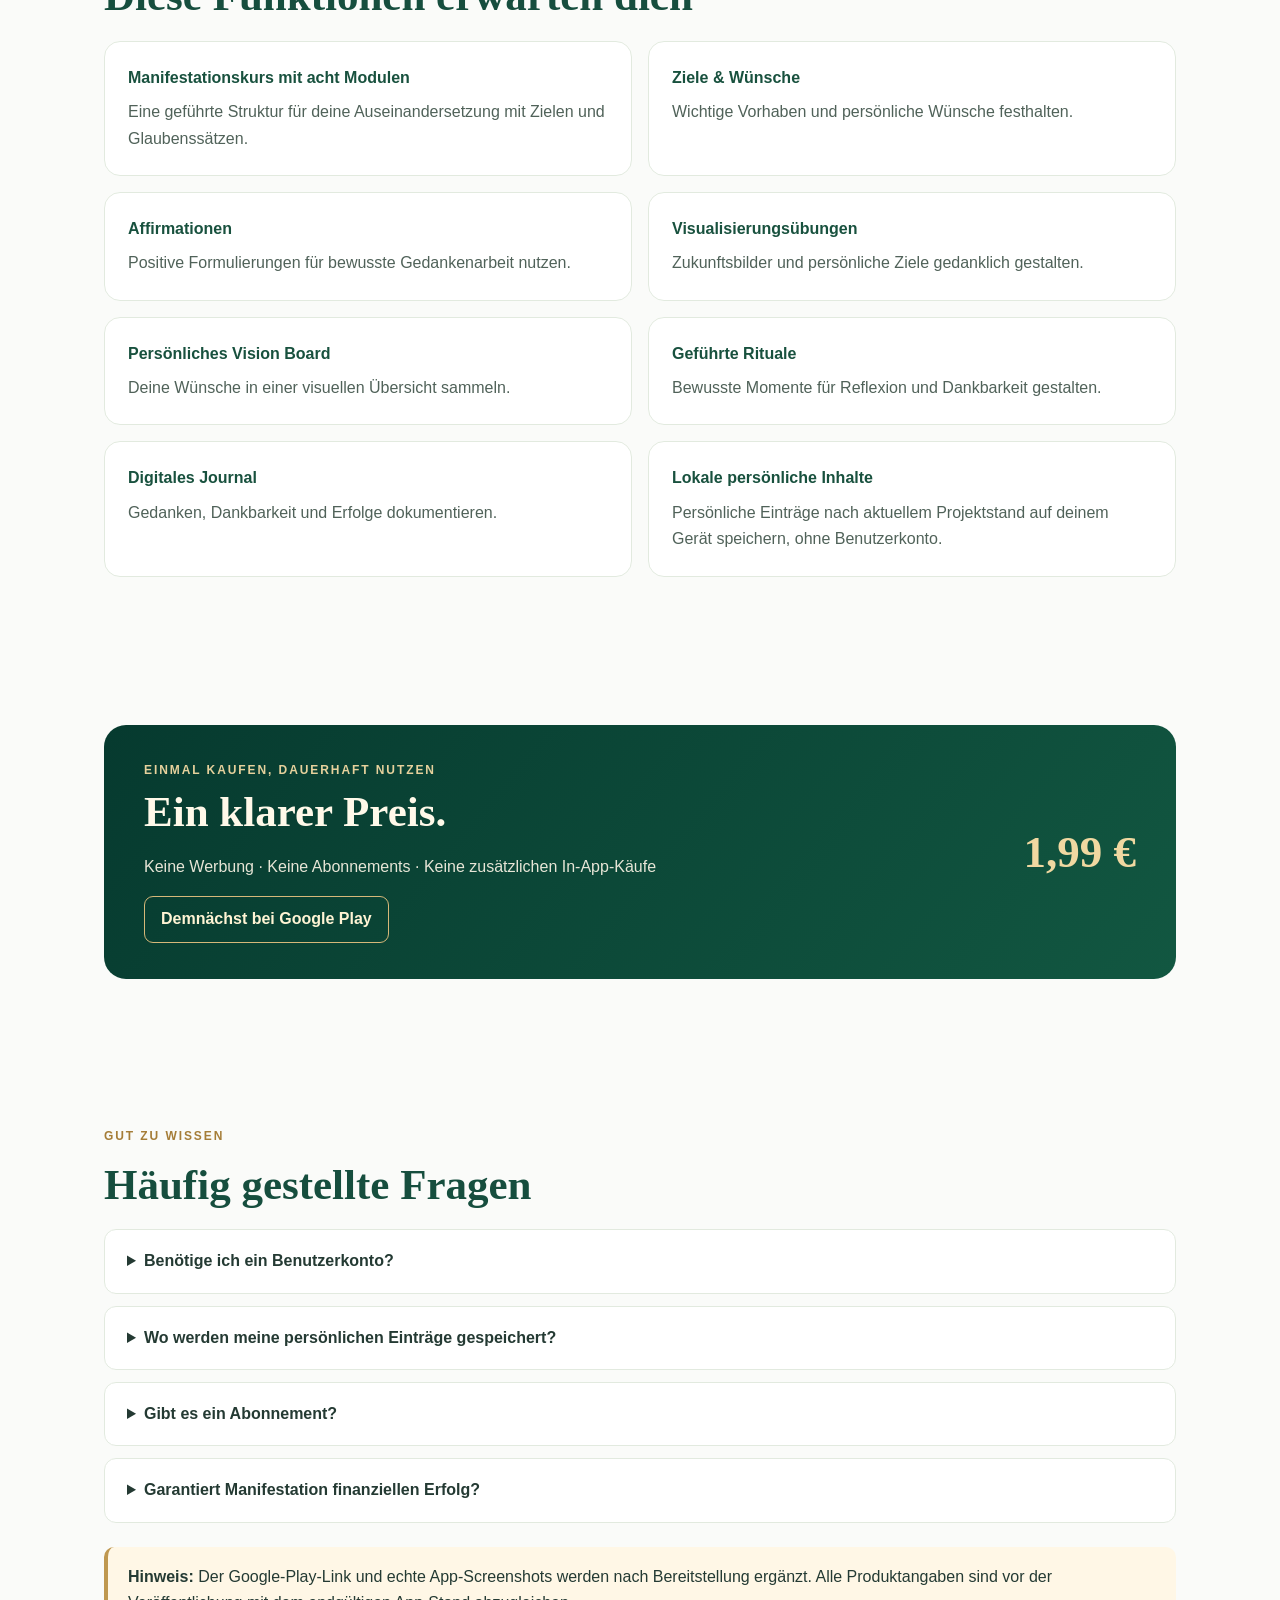
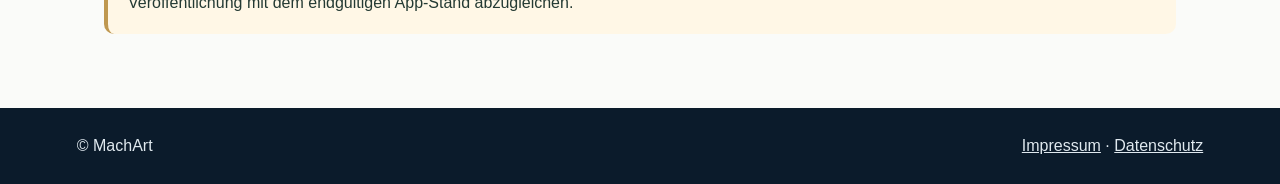
<file: reichtum-manifestieren.html>
<!doctype html>
<html lang="de">
<head>
<meta charset="utf-8"><meta name="viewport" content="width=device-width,initial-scale=1">
<meta name="description" content="Reichtum manifestieren – eine Android-App mit Manifestationskurs, Affirmationen, Vision Board und persönlichem Journal. Einmalig 1,99 Euro nach Veröffentlichung.">
<title>Reichtum manifestieren | MachArt</title>
<style>
:root{--navy:#0b1b2b;--teal:#009fa8;--green:#0b493a;--dark:#06392e;--gold:#bf9850;--cream:#fffaf0;--text:#243a33}
*{box-sizing:border-box}html{scroll-behavior:smooth}body{margin:0;color:var(--text);font-family:Segoe UI,Arial,sans-serif;background:#fafbf9;line-height:1.65}a{color:inherit}
header{background:white;padding:19px max(5%,20px);display:flex;align-items:center;justify-content:space-between;gap:20px;flex-wrap:wrap;border-bottom:1px solid #e8eeeb}
.brand{font-size:23px;font-weight:800;text-decoration:none;color:var(--navy)}.brand span{color:var(--teal)}nav{display:flex;gap:18px;flex-wrap:wrap}nav a{text-decoration:none;color:var(--navy);font-size:14px;font-weight:600}nav a:hover{text-decoration:underline}
main{overflow:hidden}.hero{background:linear-gradient(125deg,#06382c 0%,#0b5946 58%,#174f41 100%);color:#fffaf0;padding:83px max(6%,20px)}.hero-inner{max-width:1120px;margin:auto;display:grid;grid-template-columns:minmax(0,1.4fr) minmax(210px,.6fr);align-items:center;gap:45px}
.eyebrow{font-size:12px;letter-spacing:.16em;text-transform:uppercase;font-weight:800;color:#a57d38}.hero .eyebrow{color:#ead09b}
h1{font-family:Georgia,serif;font-size:clamp(42px,6vw,78px);letter-spacing:-.035em;line-height:1.08;margin:14px 0 17px}h2{font-family:Georgia,serif;font-size:clamp(30px,4vw,43px);line-height:1.2;color:#164e3e;margin:12px 0 19px}h3{font-size:18px;margin:10px 0 5px}
.lead{font-family:Georgia,serif;font-size:clamp(19px,2.5vw,28px);color:#ebd7a8;margin:0 0 18px}.hero p{max-width:640px}.hero-icon{width:min(100%,245px);height:auto;aspect-ratio:1;object-fit:contain;border-radius:33px;box-shadow:0 25px 60px #001c173d;justify-self:center}
.pills{display:flex;flex-wrap:wrap;gap:10px;margin-top:22px}.pill{display:inline-flex;align-items:center;min-height:39px;border:1px solid #d9c28e;border-radius:30px;padding:8px 15px;font-size:13px;font-weight:700;color:#fbe7b9}
section.content{max-width:1120px;margin:auto;padding:74px 24px}.intro{max-width:790px}.cards{display:grid;grid-template-columns:repeat(3,minmax(0,1fr));gap:19px}.card{background:#fff;border:1px solid #e4ebe3;border-radius:19px;padding:28px;box-shadow:0 12px 34px #1546360a}.card .number{font:700 32px Georgia,serif;color:#bf9850;line-height:1}.card p{color:#52645a;margin-bottom:0}
.band{background:linear-gradient(110deg,#f3f0e2,#e9f2e9);text-align:center;padding:58px 24px}.band h2{max-width:720px;margin:0 auto 14px}.band p{max-width:730px;margin:auto}
.features{display:grid;grid-template-columns:repeat(2,minmax(0,1fr));gap:16px}.feature{padding:23px;border-radius:16px;border:1px solid #e2eadf;background:#fff}.feature b{color:#18513e}.feature p{margin:8px 0 0;color:#506259}
.pricebox{background:linear-gradient(130deg,#063a2f,#125741);color:#fff7e8;border-radius:22px;padding:36px 40px;display:flex;align-items:center;justify-content:space-between;gap:22px}.pricebox h2{color:#fff9e9;margin:6px 0}.price{font:700 clamp(30px,4vw,45px) Georgia,serif;color:#f0d8a1;white-space:nowrap}.muted{opacity:.9}.status{display:inline-block;border:1px solid #d6b879;border-radius:9px;padding:9px 16px;font-weight:700;color:#fff4d4}
.faq details{background:white;border:1px solid #e2eadf;border-radius:12px;padding:18px 22px;margin-bottom:12px}.faq summary{font-weight:750;cursor:pointer}.faq details p{margin-bottom:0}.notice{border-left:4px solid #bf9850;background:#fff7e6;border-radius:10px;padding:17px 20px;margin-top:24px}
footer{background:var(--navy);color:#e0e9ef;padding:25px 6%;display:flex;justify-content:space-between;flex-wrap:wrap;gap:20px}footer a{color:inherit}
@media(max-width:760px){.hero{padding-top:52px;padding-bottom:58px}.hero-inner{grid-template-columns:1fr;gap:30px}.hero-icon{width:164px;grid-row:1;justify-self:start}.cards,.features{grid-template-columns:1fr}section.content{padding:50px 22px}.pricebox{display:block;padding:28px}.price{margin-top:14px}}

/* MachArt Brand Header */
header{background:#06192b!important;align-items:center;min-height:94px}
header nav a,header a:not(.studio-brand){color:#f4fbff!important}
header nav a:hover{text-decoration:underline}
header .studio-brand{display:inline-flex;align-items:center;text-decoration:none;line-height:0;margin:0}
header .studio-brand img{display:block;width:clamp(184px,23vw,245px);height:auto;max-width:100%}
header nav{display:flex;flex-wrap:wrap;align-items:center;gap:14px}
@media(max-width:550px){header{padding:14px 5%!important;gap:12px}header .studio-brand img{width:195px}header nav{gap:12px}header nav a{font-size:13px}}
</style>
<link rel="stylesheet" href="assets/kaiser-studio-effects.css"><link rel="stylesheet" href="assets/machart-interactions.css"></head>
<body>
<header><a class="studio-brand" href="index.html" aria-label="MachArt – Startseite"><img src="assets/machart-wortmarke.svg?v=2" alt="MachArt" width="224" height="60"></a><nav aria-label="Hauptnavigation"><a href="index.html">Startseite</a><a href="apps.html">Unsere Apps</a><a href="impressum.html">Impressum</a></nav></header>
<main>
<section class="hero"><div class="hero-inner"><div>
<div class="eyebrow">Ein Projekt von MachArt</div>
<h1>Reichtum manifestieren</h1>
<div class="lead">Gib deinen Zielen Raum.</div>
<p>Entdecke Übungen für bewusste Zielsetzung, Dankbarkeit und positive Glaubenssätze. Mit einem strukturierten Manifestationskurs und digitalen Werkzeugen für deine persönliche Reflexion.</p>
<div class="pills"><span class="pill">Android-App · Demnächst bei Google Play</span><span class="pill">Preis: 1,99 € einmalig</span></div>
</div><img src="icon.png" class="hero-icon" alt="Original-App-Icon von Reichtum manifestieren"></div></section>
<section class="content"><div class="eyebrow">Deine persönliche Entwicklung</div><h2>Aus Gedanken werden klare Ziele.</h2>
<p class="intro">Manchmal hilft es, Wünsche bewusst zu formulieren und regelmäßig über das nachzudenken, was wirklich wichtig ist. „Reichtum manifestieren“ begleitet dich dabei mit einer ruhigen, strukturierten Umgebung und Übungen, die du in deinen Alltag integrieren kannst.</p>
<div class="cards">
<article class="card"><div class="number">01</div><h3>Bewusst ausrichten</h3><p>Halte persönliche Ziele und Wünsche fest und finde deinen eigenen Fokus.</p></article>
<article class="card"><div class="number">02</div><h3>Positiv reflektieren</h3><p>Nutze Affirmationen und Dankbarkeitsübungen als Anregung für deinen Alltag.</p></article>
<article class="card"><div class="number">03</div><h3>Fortschritte bewahren</h3><p>Dokumentiere Gedanken, Erkenntnisse und kleine Erfolge in deinem Journal.</p></article>
</div></section>
<section class="band"><div class="eyebrow">Ein Kurs, acht Module</div><h2>Schritt für Schritt zu mehr Klarheit.</h2><p>Ein achtteiliger Manifestationskurs verbindet die bewusste Beschäftigung mit Wohlstand, finanzieller Freiheit und persönlichen Zielen mit Übungen zur Selbstreflexion.</p></section>
<section class="content"><div class="eyebrow">Einblick in die App</div><h2>Diese Funktionen erwarten dich</h2>
<div class="features">
<div class="feature"><b>Manifestationskurs mit acht Modulen</b><p>Eine geführte Struktur für deine Auseinandersetzung mit Zielen und Glaubenssätzen.</p></div>
<div class="feature"><b>Ziele & Wünsche</b><p>Wichtige Vorhaben und persönliche Wünsche festhalten.</p></div>
<div class="feature"><b>Affirmationen</b><p>Positive Formulierungen für bewusste Gedankenarbeit nutzen.</p></div>
<div class="feature"><b>Visualisierungsübungen</b><p>Zukunftsbilder und persönliche Ziele gedanklich gestalten.</p></div>
<div class="feature"><b>Persönliches Vision Board</b><p>Deine Wünsche in einer visuellen Übersicht sammeln.</p></div>
<div class="feature"><b>Geführte Rituale</b><p>Bewusste Momente für Reflexion und Dankbarkeit gestalten.</p></div>
<div class="feature"><b>Digitales Journal</b><p>Gedanken, Dankbarkeit und Erfolge dokumentieren.</p></div>
<div class="feature"><b>Lokale persönliche Inhalte</b><p>Persönliche Einträge nach aktuellem Projektstand auf deinem Gerät speichern, ohne Benutzerkonto.</p></div>
</div></section>
<section class="content"><div class="pricebox"><div><div class="eyebrow" style="color:#e6d19c">Einmal kaufen, dauerhaft nutzen</div><h2>Ein klarer Preis.</h2><p class="muted">Keine Werbung · Keine Abonnements · Keine zusätzlichen In-App-Käufe</p><span class="status" aria-label="Noch nicht veröffentlicht">Demnächst bei Google Play</span></div><div class="price">1,99 €</div></div></section>
<section class="content faq"><div class="eyebrow">Gut zu wissen</div><h2>Häufig gestellte Fragen</h2>
<details><summary>Benötige ich ein Benutzerkonto?</summary><p>Nach aktuellem Projektstand ist kein Benutzerkonto notwendig.</p></details>
<details><summary>Wo werden meine persönlichen Einträge gespeichert?</summary><p>Persönliche Inhalte werden nach aktuellem Projektstand lokal auf deinem Smartphone gespeichert. <a href="reichtum-datenschutz.html">Mehr zum App-Datenschutz</a>.</p></details>
<details><summary>Gibt es ein Abonnement?</summary><p>Nein. Geplant ist ein einmaliger Kaufpreis von 1,99 € ohne Werbung oder zusätzliche In-App-Käufe.</p></details>
<details><summary>Garantiert Manifestation finanziellen Erfolg?</summary><p>Nein. Manifestationsübungen und positive Glaubenssätze sind keine Garantie für finanzielle Ergebnisse und ersetzen keine professionelle Finanzberatung.</p></details>
<div class="notice"><strong>Hinweis:</strong> Der Google-Play-Link und echte App-Screenshots werden nach Bereitstellung ergänzt. Alle Produktangaben sind vor der Veröffentlichung mit dem endgültigen App-Stand abzugleichen.</div>
</section>
</main>
<footer><span>© MachArt</span><span><a href="impressum.html">Impressum</a> · <a href="datenschutz.html">Datenschutz</a></span></footer>
<script defer src="assets/kaiser-studio-effects.js"></script><script defer src="assets/machart-interactions.js"></script></body></html>
</file>
<file: assets/kaiser-studio-effects.css>
/* Kaiser Studio – gemeinsame Animationen für bestehende und künftige Seiten.
   Neue HTML-Seiten: dieses Stylesheet und kaizer? Nein: kaiser-studio-effects.js einbinden. */
:root{--ks-cyan:rgba(15,202,211,.38);--ks-aqua:rgba(60,226,234,.27);--ks-blue:rgba(22,123,190,.26)}
body{position:relative;isolation:isolate}
body::before,body::after{content:"";position:fixed;pointer-events:none;z-index:-1;border-radius:50%;will-change:transform}
body::before{width:43vmax;height:43vmax;min-width:320px;min-height:320px;left:-19vmax;top:14vh;background:radial-gradient(circle,rgba(13,191,201,.12),transparent 68%);animation:ks-ambient-a 19s ease-in-out infinite alternate}
body::after{width:37vmax;height:37vmax;min-width:260px;min-height:260px;right:-15vmax;bottom:-12vh;background:radial-gradient(circle,rgba(43,147,196,.12),transparent 70%);animation:ks-ambient-b 23s ease-in-out infinite alternate}
header,main,footer{position:relative;z-index:1}
header{transition:box-shadow .45s ease}
header:hover{box-shadow:0 8px 33px rgba(7,103,130,.19)}
.studio-brand img{transition:filter .35s ease,transform .35s ease;transform-origin:left center}
.studio-brand:hover img{filter:drop-shadow(0 0 10px rgba(45,224,230,.46));transform:translateY(-1px)}
/* Die Lichtwelt wird im Hero als rein dekorative Ebene ergänzt. */
.ks-hero-atmosphere{position:absolute;inset:0;overflow:hidden;pointer-events:none;z-index:0;isolation:isolate}
.ks-hero-atmosphere .ks-orb{position:absolute;border-radius:50%;filter:blur(33px);background:radial-gradient(circle,var(--ks-cyan),transparent 67%);opacity:.72;animation:ks-orbit 12s ease-in-out infinite alternate}
.ks-hero-atmosphere .ks-orb:nth-child(1){width:370px;height:370px;top:-110px;right:3%}
.ks-hero-atmosphere .ks-orb:nth-child(2){width:310px;height:310px;bottom:-140px;left:17%;animation-delay:-6s;animation-duration:16s;background:radial-gradient(circle,var(--ks-blue),transparent 69%)}
.ks-hero-atmosphere .ks-orb:nth-child(3){width:200px;height:200px;top:30%;right:35%;animation-delay:-10s;background:radial-gradient(circle,var(--ks-aqua),transparent 71%)}
.ks-hero-atmosphere .ks-arc{position:absolute;width:clamp(190px,34vw,480px);aspect-ratio:1;border-radius:50%;border:1px solid rgba(120,232,240,.23);box-shadow:0 0 38px rgba(42,206,221,.12),inset 0 0 35px rgba(42,206,221,.09);right:-9%;top:13%;animation:ks-pulse 7s ease-in-out infinite}
.ks-hero-atmosphere .ks-arc:nth-of-type(5){width:clamp(120px,22vw,315px);right:0;top:23%;animation-delay:-3s}
.ks-hero-atmosphere .ks-spark{position:absolute;bottom:-10px;width:7px;height:7px;border-radius:50%;background:#c8fbff;box-shadow:0 0 18px 4px rgba(50,218,233,.52);opacity:0;animation:ks-rise 12s linear infinite}
.ks-hero-atmosphere .ks-spark:nth-last-child(1){left:17%;animation-delay:-2s}
.ks-hero-atmosphere .ks-spark:nth-last-child(2){left:42%;animation-delay:-8s;animation-duration:16s}
.ks-hero-atmosphere .ks-spark:nth-last-child(3){left:69%;animation-delay:-5s;animation-duration:14s}
.ks-hero-atmosphere .ks-spark:nth-last-child(4){left:89%;animation-delay:-11s;animation-duration:17s}
.hero,.top{isolation:isolate}
.hero > :not(.ks-hero-atmosphere):not(.hero-lights),.top > :not(.ks-hero-atmosphere){position:relative;z-index:1}
/* Individuelle Farbwelten der App-Unterseiten bleiben erhalten. */
body.ks-page-wealth{--ks-cyan:rgba(229,192,105,.31);--ks-aqua:rgba(118,201,145,.24);--ks-blue:rgba(197,157,75,.17)}
body.ks-page-heart{--ks-cyan:rgba(235,153,185,.30);--ks-aqua:rgba(192,168,236,.23);--ks-blue:rgba(225,178,206,.18)}
body.ks-page-herbs{--ks-cyan:rgba(116,183,122,.31);--ks-aqua:rgba(201,223,133,.21);--ks-blue:rgba(77,151,118,.16)}
/* Inhalte beim Scrollen leicht hervorheben – kein dauerhaftes Verstecken. */
.ks-reveal{transition:opacity .85s ease,transform .85s cubic-bezier(.2,.8,.25,1),filter .85s ease}
.ks-reveal.ks-pending{opacity:.45;transform:translateY(23px);filter:blur(2px)}
.ks-reveal.ks-visible{opacity:1;transform:translateY(0);filter:blur(0)}
/* Interaktive Flächen: leichte Bewegung, keine Layoutsprünge. */
.app,.card,.feature,.features>div,.btn,.button,.pill{transition:transform .28s ease,box-shadow .28s ease,filter .28s ease,border-color .28s ease}
@media(hover:hover) and (pointer:fine){.app:hover,.card:hover,.feature:hover,.features>div:hover{transform:translateY(-5px);box-shadow:0 20px 46px rgba(5,36,52,.13)}.btn:hover,.button:hover{transform:translateY(-3px);filter:brightness(1.06)}}
@keyframes ks-ambient-a{from{transform:translate3d(-4vw,-2vh,0) scale(.94)}to{transform:translate3d(12vw,9vh,0) scale(1.15)}}
@keyframes ks-ambient-b{from{transform:translate3d(5vw,3vh,0) scale(.95)}to{transform:translate3d(-12vw,-10vh,0) scale(1.12)}}
@keyframes ks-orbit{from{transform:translate3d(-30px,10px,0) scale(.91)}to{transform:translate3d(46px,-27px,0) scale(1.17)}}
@keyframes ks-pulse{0%,100%{transform:scale(.94);opacity:.24}50%{transform:scale(1.09);opacity:.87}}
@keyframes ks-rise{0%{transform:translate3d(0,0,0);opacity:0}17%{opacity:.7}80%{opacity:.35}100%{transform:translate3d(50px,-320px,0);opacity:0}}
/* Auf jeder Seite sichtbare aufsteigende Punkte, auch auf Mobilgeräten. */
.ks-global-particles{position:fixed;inset:0;overflow:hidden;pointer-events:none;z-index:0;isolation:isolate}
.ks-global-spark{position:absolute;bottom:-20px;display:block;width:7px;height:7px;border-radius:50%;background:#c8fbff;box-shadow:0 0 14px 3px rgba(39,188,204,.42);opacity:0;animation:ks-global-rise linear infinite}
.ks-global-spark:nth-child(1){left:5%;animation-duration:16s;animation-delay:-1s}
.ks-global-spark:nth-child(2){left:14%;animation-duration:20s;animation-delay:-11s}
.ks-global-spark:nth-child(3){left:24%;animation-duration:17s;animation-delay:-7s}
.ks-global-spark:nth-child(4){left:35%;animation-duration:22s;animation-delay:-17s}
.ks-global-spark:nth-child(5){left:47%;animation-duration:18s;animation-delay:-4s}
.ks-global-spark:nth-child(6){left:60%;animation-duration:21s;animation-delay:-14s}
.ks-global-spark:nth-child(7){left:72%;animation-duration:19s;animation-delay:-9s}
.ks-global-spark:nth-child(8){left:83%;animation-duration:23s;animation-delay:-19s}
.ks-global-spark:nth-child(9){left:93%;animation-duration:17s;animation-delay:-13s}
@keyframes ks-global-rise{0%{transform:translate3d(0,0,0) scale(.75);opacity:0}12%{opacity:.74}78%{opacity:.46}100%{transform:translate3d(30px,-110vh,0) scale(1.06);opacity:0}}
@media(max-width:700px){.ks-hero-atmosphere .ks-arc{right:-32%}.ks-hero-atmosphere .ks-orb{filter:blur(40px)}.ks-global-spark{width:7px;height:7px;box-shadow:0 0 14px 3px rgba(39,188,204,.42)}}
@media(prefers-reduced-motion:reduce){body::before,body::after,.ks-hero-atmosphere *,.ks-global-spark{animation:none!important}.ks-global-particles{display:none!important}.ks-reveal{opacity:1!important;filter:none!important;transform:none!important;transition:none!important}.app,.card,.feature,.btn,.button,.pill,.studio-brand img{transition:none!important}}

/* Kaiser Studio: sichtbarere Lichtwelt auf allen Seiten, Version 2 */
.ks-global-particles{z-index:20;pointer-events:none;overflow:hidden}
.ks-global-spark{width:9px;height:9px;background:#bcfbff;box-shadow:0 0 12px 3px rgba(32,188,224,.64),0 0 28px 7px rgba(64,205,229,.24);animation-duration:13s;animation-timing-function:linear}
.ks-global-spark:nth-child(3n){width:6px;height:6px;box-shadow:0 0 12px 3px rgba(27,171,216,.65)}
.ks-global-spark:nth-child(4n){width:11px;height:11px;box-shadow:0 0 20px 5px rgba(32,188,224,.53)}
.ks-global-spark:nth-child(10){left:10%;animation-duration:14s;animation-delay:-10s}
.ks-global-spark:nth-child(11){left:19%;animation-duration:17s;animation-delay:-3s}
.ks-global-spark:nth-child(12){left:31%;animation-duration:15s;animation-delay:-12s}
.ks-global-spark:nth-child(13){left:53%;animation-duration:19s;animation-delay:-7s}
.ks-global-spark:nth-child(14){left:67%;animation-duration:13s;animation-delay:-6s}
.ks-global-spark:nth-child(15){left:79%;animation-duration:18s;animation-delay:-15s}
.ks-global-spark:nth-child(16){left:97%;animation-duration:16s;animation-delay:-5s}
@keyframes ks-global-rise{0%{transform:translate3d(0,0,0) scale(.7);opacity:0}10%{opacity:.92}74%{opacity:.75}100%{transform:translate3d(65px,-115vh,0) scale(1.15);opacity:0}}
.ks-hero-atmosphere .ks-orb{opacity:.95;filter:blur(24px);animation-duration:9s}
.ks-hero-atmosphere .ks-arc{border-width:2px;border-color:rgba(120,235,242,.42);box-shadow:0 0 46px rgba(42,206,221,.22),inset 0 0 38px rgba(42,206,221,.13);animation-duration:5.5s}
.ks-hero-atmosphere .ks-spark{width:9px;height:9px;box-shadow:0 0 19px 5px rgba(50,218,233,.68);animation-duration:10s}
.ks-reveal.ks-pending{opacity:.65;transform:translateY(28px);filter:blur(1px)}
@media(max-width:700px){.ks-global-spark{width:8px;height:8px}.ks-global-spark:nth-child(4n){width:9px;height:9px}.ks-hero-atmosphere .ks-spark{width:8px;height:8px}}
@media(prefers-reduced-motion:reduce){.ks-global-particles{display:none!important}.ks-hero-atmosphere *{animation:none!important}}

/* Farbwelten: an die jeweilige App und ihren Hintergrund angepasst.
   Fuer neue Apps einfach ein eigenes body.ks-page-... Theme definieren. */
body{
  --ks-point:#bdfaff;
  --ks-point-glow:rgba(25,194,219,.68);
  --ks-point-halo:rgba(18,151,193,.28);
  --ks-ring:rgba(100,232,241,.48);
  --ks-ring-glow:rgba(51,209,227,.24);
  --ks-ambient-1:rgba(25,187,207,.22);
  --ks-ambient-2:rgba(37,125,190,.18);
}
body.ks-page-wealth{
  --ks-point:#ffdfa1;
  --ks-point-glow:rgba(236,185,66,.77);
  --ks-point-halo:rgba(207,145,35,.34);
  --ks-ring:rgba(243,206,121,.51);
  --ks-ring-glow:rgba(208,162,64,.24);
  --ks-ambient-1:rgba(191,156,65,.23);
  --ks-ambient-2:rgba(41,140,97,.21);
  --ks-cyan:rgba(245,196,93,.54);
  --ks-aqua:rgba(140,205,134,.34);
  --ks-blue:rgba(202,166,80,.38);
}
body.ks-page-heart{
  --ks-point:#ffd8f2;
  --ks-point-glow:rgba(233,133,196,.78);
  --ks-point-halo:rgba(182,141,221,.34);
  --ks-ring:rgba(237,167,212,.52);
  --ks-ring-glow:rgba(195,148,218,.25);
  --ks-ambient-1:rgba(227,155,192,.24);
  --ks-ambient-2:rgba(160,133,213,.19);
  --ks-cyan:rgba(239,159,203,.54);
  --ks-aqua:rgba(184,154,238,.37);
  --ks-blue:rgba(231,180,216,.32);
}
body.ks-page-herbs{
  --ks-point:#d0f7b2;
  --ks-point-glow:rgba(115,192,100,.77);
  --ks-point-halo:rgba(71,154,107,.3);
  --ks-ring:rgba(150,219,139,.55);
  --ks-ring-glow:rgba(107,184,116,.26);
  --ks-ambient-1:rgba(117,176,107,.23);
  --ks-ambient-2:rgba(85,155,113,.20);
  --ks-cyan:rgba(144,216,130,.51);
  --ks-aqua:rgba(189,220,118,.36);
  --ks-blue:rgba(80,165,123,.32);
}
body.ks-page-legal{
  --ks-point-glow:rgba(53,172,183,.40);
  --ks-point-halo:rgba(44,152,173,.15);
  --ks-ring:rgba(115,210,223,.24);
  --ks-ring-glow:rgba(47,164,184,.10);
  --ks-ambient-1:rgba(36,155,177,.12);
  --ks-ambient-2:rgba(39,123,179,.09);
}
body::before{background:radial-gradient(circle,var(--ks-ambient-1),transparent 69%)}
body::after{background:radial-gradient(circle,var(--ks-ambient-2),transparent 71%)}
.ks-global-spark,
.ks-global-spark:nth-child(3n),
.ks-global-spark:nth-child(4n){
  background:var(--ks-point);
  box-shadow:0 0 12px 3px var(--ks-point-glow),0 0 30px 7px var(--ks-point-halo);
}
.ks-hero-atmosphere .ks-arc{
  border-color:var(--ks-ring);
  box-shadow:0 0 46px var(--ks-ring-glow),inset 0 0 38px var(--ks-ring-glow);
}
.ks-hero-atmosphere .ks-spark{
  background:var(--ks-point);
  box-shadow:0 0 18px 5px var(--ks-point-glow);
}
/* Auf Produktseiten glimmen die Punkte langsamer als im zentralen Studio. */
body.ks-page-heart .ks-global-spark{animation-duration:21s}
body.ks-page-wealth .ks-global-spark{animation-duration:17s}
body.ks-page-herbs .ks-global-spark{animation-duration:19s}
body.ks-page-legal .ks-global-spark{opacity:.25;animation-duration:24s}
@media(prefers-reduced-motion:reduce){.ks-global-particles{display:none!important}}

/* Blasen nur im farbigen Titelbereich; kein globales Schweben über Text und Karten. */
.ks-global-particles{display:none!important}
.hero,.top{position:relative;overflow:hidden;isolation:isolate}
.ks-hero-atmosphere{position:absolute;inset:0;overflow:hidden;z-index:0;pointer-events:none}
.ks-hero-atmosphere .ks-spark{
  bottom:-16px;
  background:var(--ks-point);
  box-shadow:0 0 12px 3px var(--ks-point-glow),0 0 24px 6px var(--ks-point-halo);
  animation-name:ks-rise-in-hero;
  animation-timing-function:linear;
  animation-iteration-count:infinite;
  opacity:0;
}
@keyframes ks-rise-in-hero{
  0%{transform:translate3d(0,0,0) scale(.7);opacity:0}
  12%{opacity:.84}
  76%{opacity:.62}
  100%{transform:translate3d(28px,-520px,0) scale(1.13);opacity:0}
}
@media(max-width:700px){
  .ks-hero-atmosphere .ks-spark{box-shadow:0 0 11px 3px var(--ks-point-glow)}
}
@media(prefers-reduced-motion:reduce){
  .ks-hero-atmosphere .ks-spark{animation:none!important;opacity:0!important}
}

/* Ebene 0: Lichtblasen. Ebene 2: Texte, Buttons und App-Bilder. */
.hero,.top{isolation:isolate;position:relative}
.hero > .ks-hero-atmosphere,.top > .ks-hero-atmosphere{z-index:0!important}
.hero > .hero-lights{z-index:0!important}
.hero > .hero-inner,.hero > div:not(.ks-hero-atmosphere):not(.hero-lights),
.hero > section:not(.ks-hero-atmosphere),
.top > .top-inner,.top > div:not(.ks-hero-atmosphere){
  position:relative;
  z-index:2!important;
}
.hero .hero-icon,.hero .hero-img,.hero .pill,.hero h1,.hero p,.hero .lead{
  position:relative;
  z-index:2;
}
header{position:relative;z-index:5}
header .studio-brand,header .studio-brand img{position:relative;z-index:6}
</file>
<file: assets/machart-interactions.css>
/* Einheitliche MachArt-Wortmarke und App-Kartenanimationen */
:root{--machart-navy:#06192b;--machart-teal:#09c4cb}
header .studio-brand img,.studio-brand img{width:clamp(230px,25vw,308px);max-width:100%;height:auto}
header .studio-brand{line-height:0}
header{border-bottom:2px solid #0a8793!important}
header nav a:hover,header nav a:focus-visible{color:#66e3df!important}
.studio-brand:focus-visible{outline:2px solid #63e2db;outline-offset:5px;border-radius:3px}
@media(max-width:550px){header .studio-brand img,.studio-brand img{width:min(70vw,255px)}}

/* Nur Karten mit App-Angeboten oder Funktionsbeschreibungen, keine Bildergalerie */
.apps .app,main>.card,.cards>.card,.features>.feature,.featuregrid>.feature{
  --machart-x:50%;--machart-y:50%;
  position:relative;isolation:isolate;overflow:hidden;
  transition:transform .35s cubic-bezier(.2,.8,.2,1),box-shadow .35s ease,background .35s ease,border-color .35s ease,color .35s ease;
}
.apps .app::before,main>.card::before,.cards>.card::before,.features>.feature::before,.featuregrid>.feature::before{
  content:"";position:absolute;inset:-1px;z-index:0;pointer-events:none;
  background:radial-gradient(380px circle at var(--machart-x) var(--machart-y),rgba(61,223,224,.3),rgba(12,117,146,.13) 45%,transparent 78%);
  opacity:0;transition:opacity .35s ease;
}
.apps .app>* ,main>.card>* ,.cards>.card>* ,.features>.feature>* ,.featuregrid>.feature>*{position:relative;z-index:1}
.apps .app::after,main>.card::after,.cards>.card::after,.features>.feature::after,.featuregrid>.feature::after{
  content:"";position:absolute;inset:0;border-radius:inherit;z-index:2;pointer-events:none;
  border:1px solid transparent;box-shadow:inset 0 0 25px transparent;
  transition:border-color .35s ease,box-shadow .35s ease;
}
@media(hover:hover) and (pointer:fine){
  .apps .app:hover,main>.card:hover,.cards>.card:hover,.features>.feature:hover,.featuregrid>.feature:hover{
    transform:translateY(-8px);
    background:linear-gradient(150deg,#0b3048,#06192b 80%);
    border-color:#23cbd0;
    box-shadow:0 24px 50px rgba(2,28,46,.24),0 0 0 1px rgba(12,201,203,.2);
    color:#f3fbfc;
  }
  .apps .app:hover::before,main>.card:hover::before,.cards>.card:hover::before,.features>.feature:hover::before,.featuregrid>.feature:hover::before{opacity:1}
  .apps .app:hover::after,main>.card:hover::after,.cards>.card:hover::after,.features>.feature:hover::after,.featuregrid>.feature:hover::after{
    border-color:rgba(95,232,226,.5);box-shadow:inset 0 0 24px rgba(0,212,214,.08)
  }
  .apps .app:hover :is(h2,h3,p,b,.price,.status,.number,.tag,.meta),
  main>.card:hover :is(h2,h3,p,b,.price,.status,.number),
  .cards>.card:hover :is(h2,h3,p,b,.price,.number),
  .features>.feature:hover :is(h2,h3,p,b),
  .featuregrid>.feature:hover :is(h2,h3,p,b){color:#effbfc}
  .apps .app:hover :is(a,.tag),main>.card:hover .meta,
  .cards>.card:hover .number,.features>.feature:hover b,.featuregrid>.feature:hover b{color:#68e7e2}
  main>.card:hover .button{background:#0cc8cd;color:#062330}
  .apps .app:hover a{transform:translateX(3px)}
}
.apps .app a{width:fit-content;transition:color .25s ease,transform .25s ease}
.apps .app:focus-within,main>.card:focus-within,.cards>.card:focus-within,.features>.feature:focus-within,.featuregrid>.feature:focus-within{
  outline:2px solid #0bbdc2;outline-offset:3px
}
@media(hover:none){.apps .app:active,main>.card:active,.cards>.card:active,.features>.feature:active,.featuregrid>.feature:active{border-color:#10bdc5}}
@media(prefers-reduced-motion:reduce){
  .apps .app,main>.card,.cards>.card,.features>.feature,.featuregrid>.feature,
  .apps .app::before,main>.card::before,.cards>.card::before,.features>.feature::before,.featuregrid>.feature::before,
  .apps .app::after,main>.card::after,.cards>.card::after,.features>.feature::after,.featuregrid>.feature::after{transition:none!important}
  .apps .app:hover,main>.card:hover,.cards>.card:hover,.features>.feature:hover,.featuregrid>.feature:hover{transform:none!important}
}
</file>
